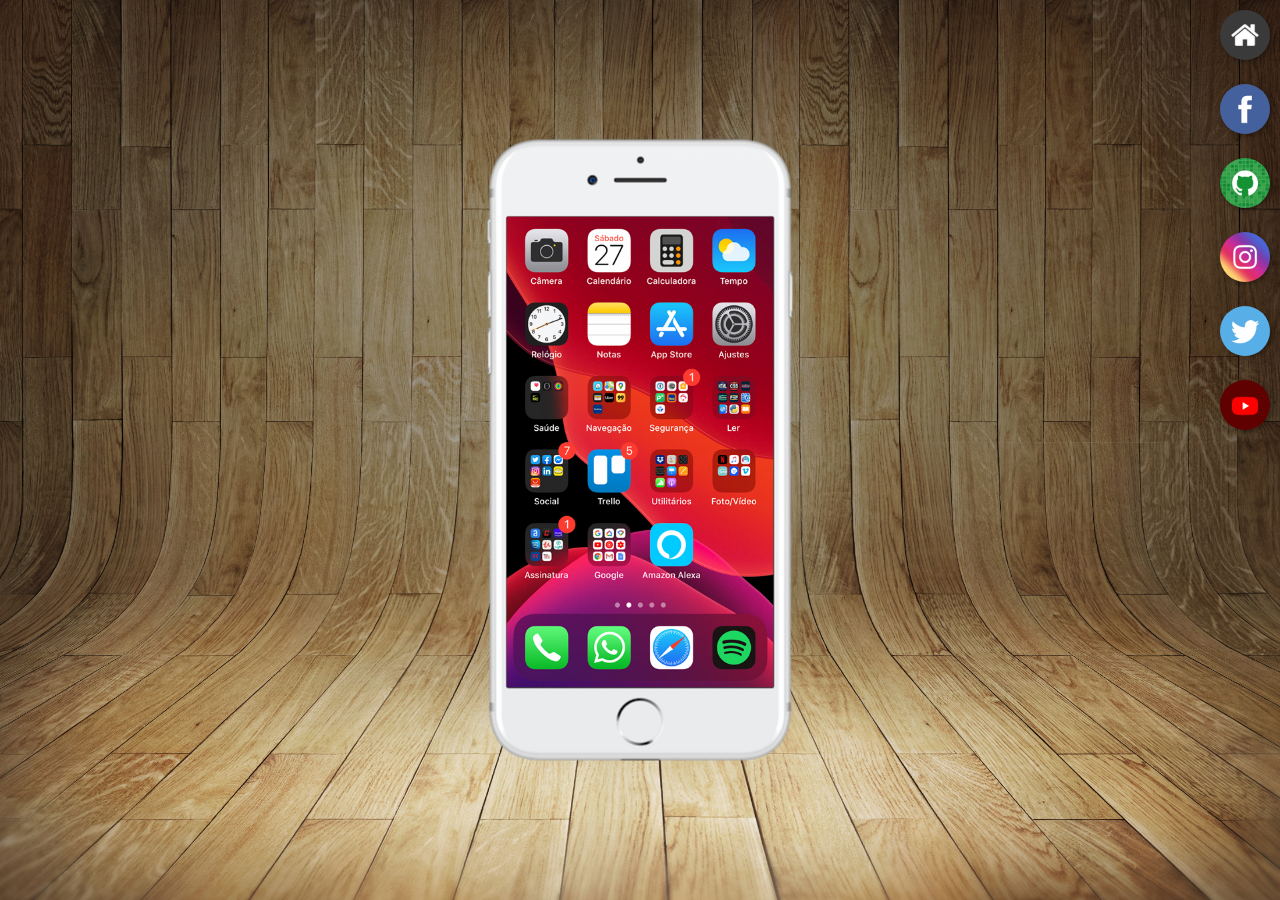
<file: index.html>
<!DOCTYPE html>
<html lang="pt-br">
<head>
    <meta charset="UTF-8">
    <meta http-equiv="X-UA-Compatible" content="IE=edge">
    <meta name="viewport" content="width=device-width, initial-scale=1.0">
    <link rel="shortcut icon" href="favicon.ico" type="image/x-icon">
    <link rel="stylesheet" href="estilos/style.css">
    <title>Projeto Redes Sociais</title>
</head>
<body>
    <main>
        <section id="telefone">
            <iframe src="home.html" name="tela" id="tela" frameborder="0">
                SEU NAVEGADOR NÃO É COMPATÍVEL COM ISSO
            </iframe>
        </section>
        <section id="redes-sociais">
            <a href="home.html" target="tela"><img src="imagens/logo-home.jpg" alt=""></a> <br>
            <a href="facebook.html" target="tela"><img src="imagens/logo-facebook.jpg" alt=""></a> <br>
            <a href="github.html" target="tela"><img src="imagens/logo-github.jpg" alt=""></a> <br>
            <a href="instagram.html" target="tela"><img src="imagens/logo-instagram.jpg" alt=""></a> <br>
            <a href="twitter.html" target="tela"><img src="imagens/logo-twitter.jpg" alt=""></a> <br>
            <a href="youtube.html" target="tela"><img src="imagens/logo-youtube.jpg" alt=""></a> <br>
        </section>
    </main>
</body>
</html>
</file>
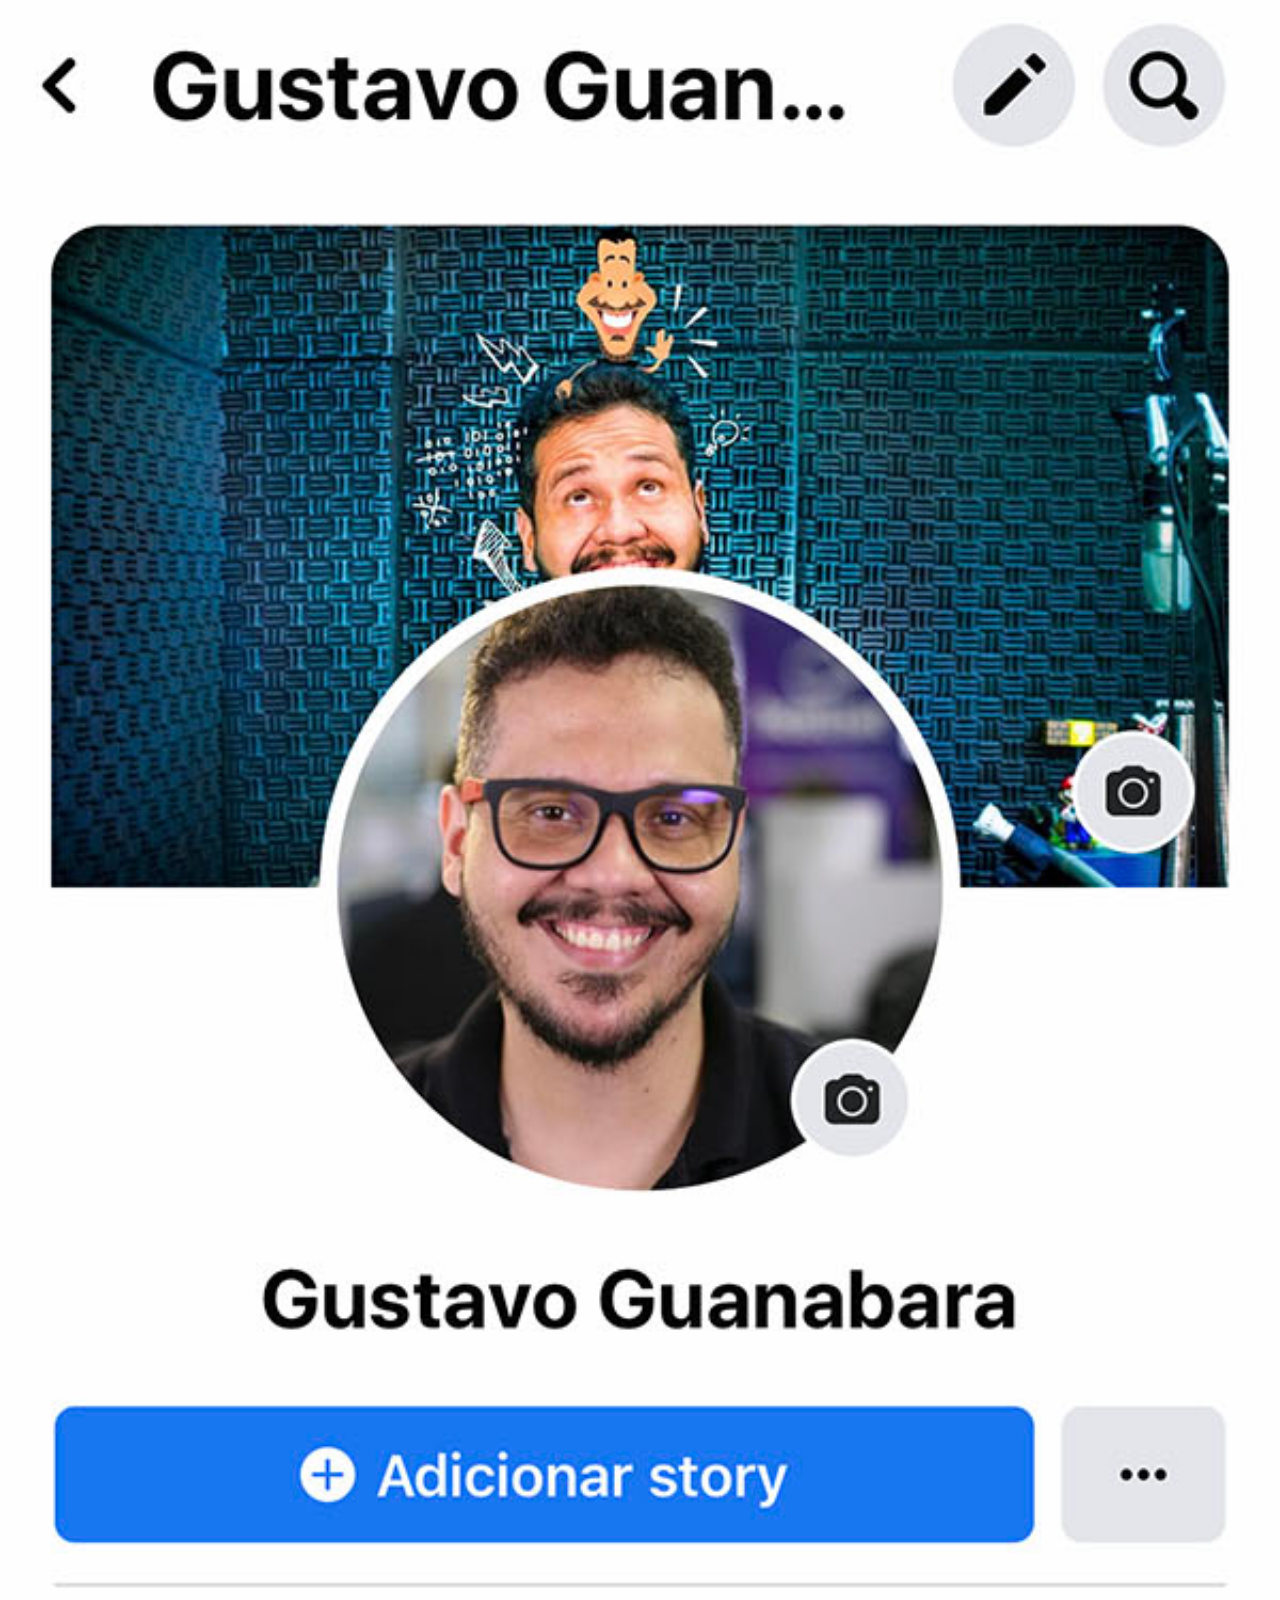
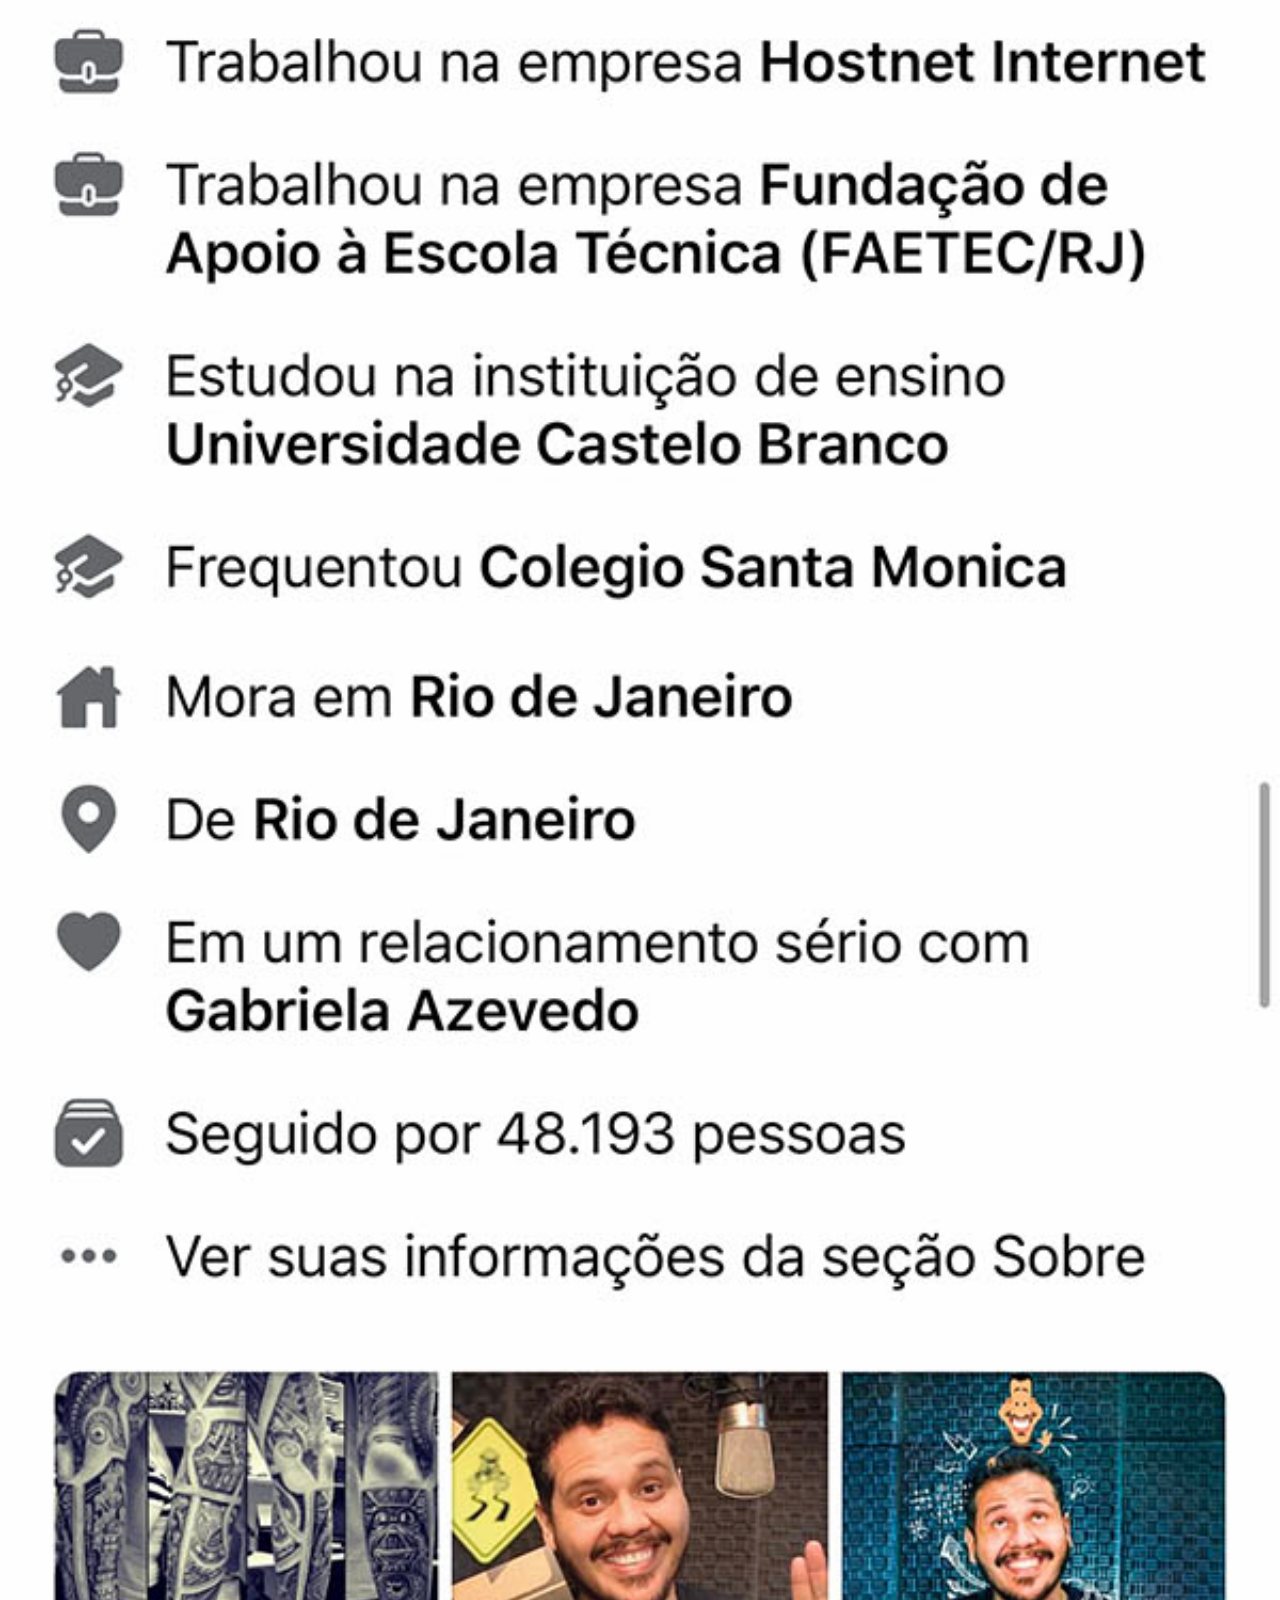
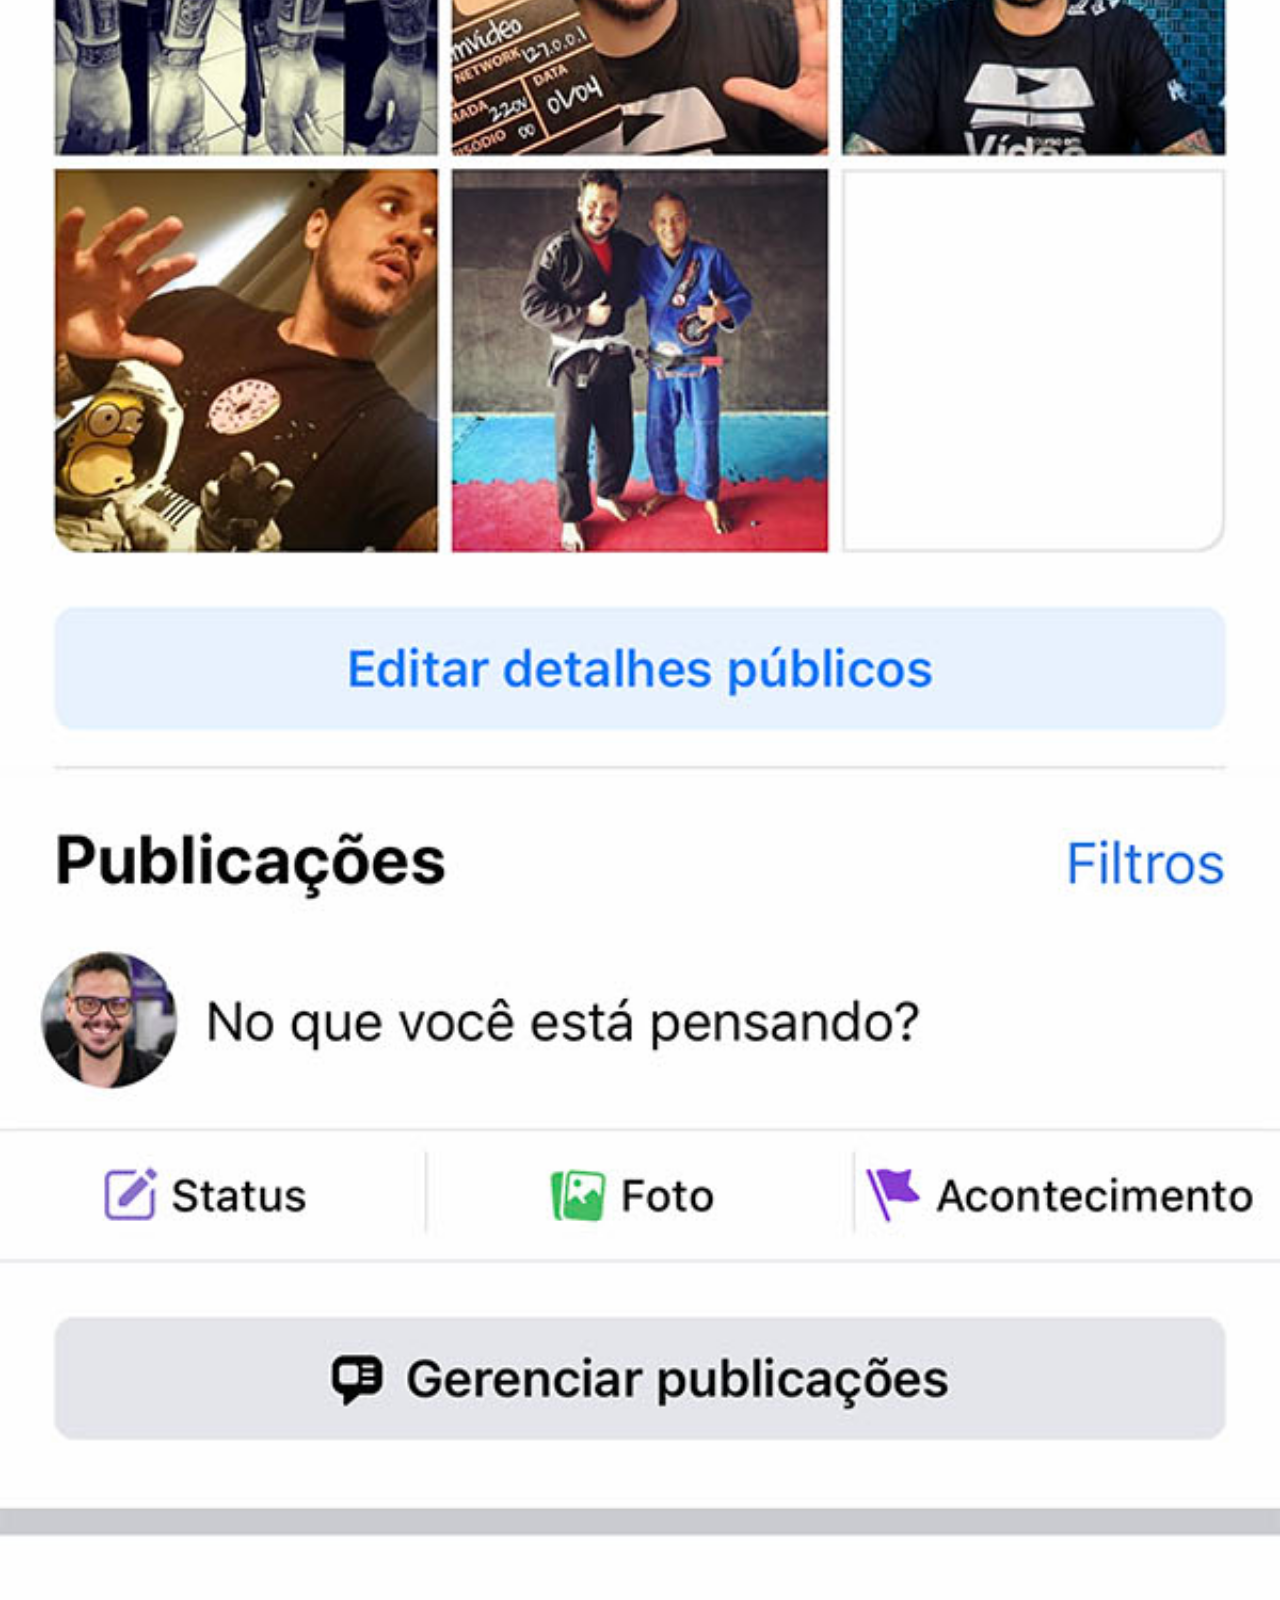
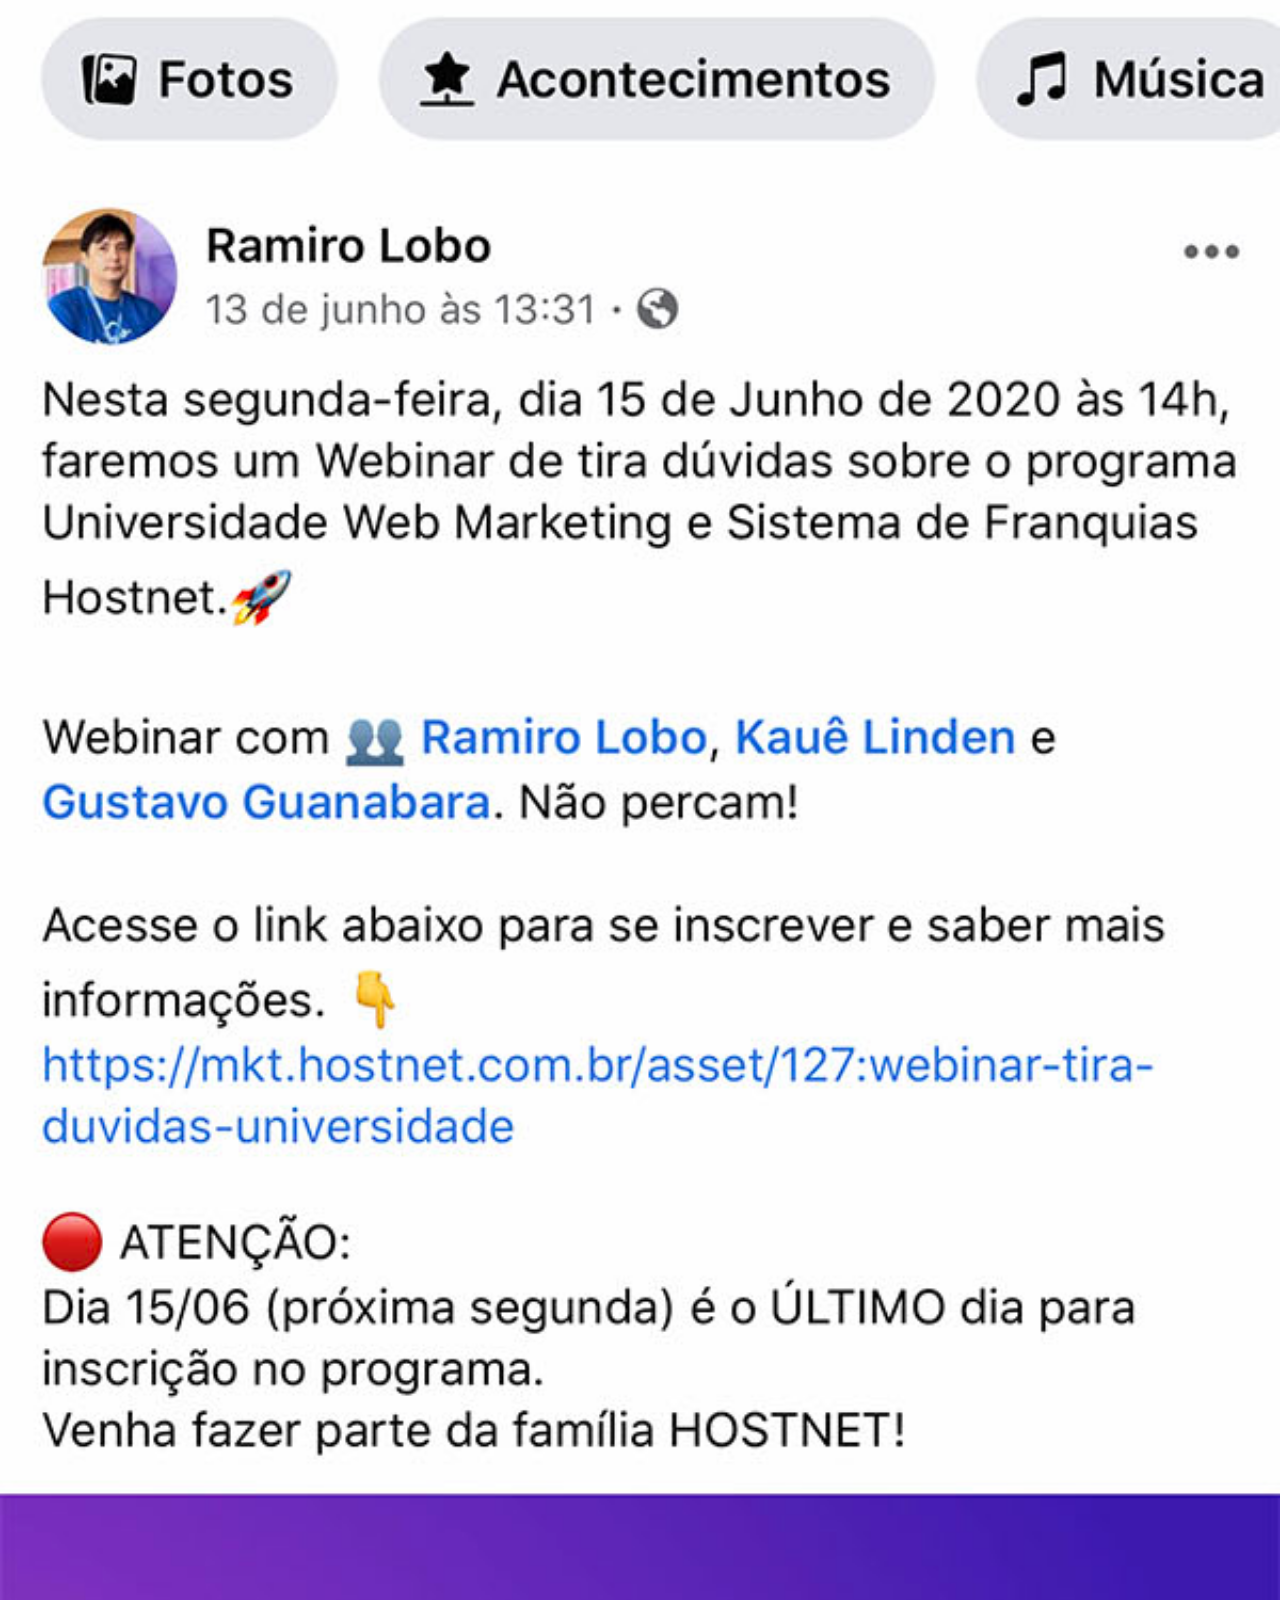
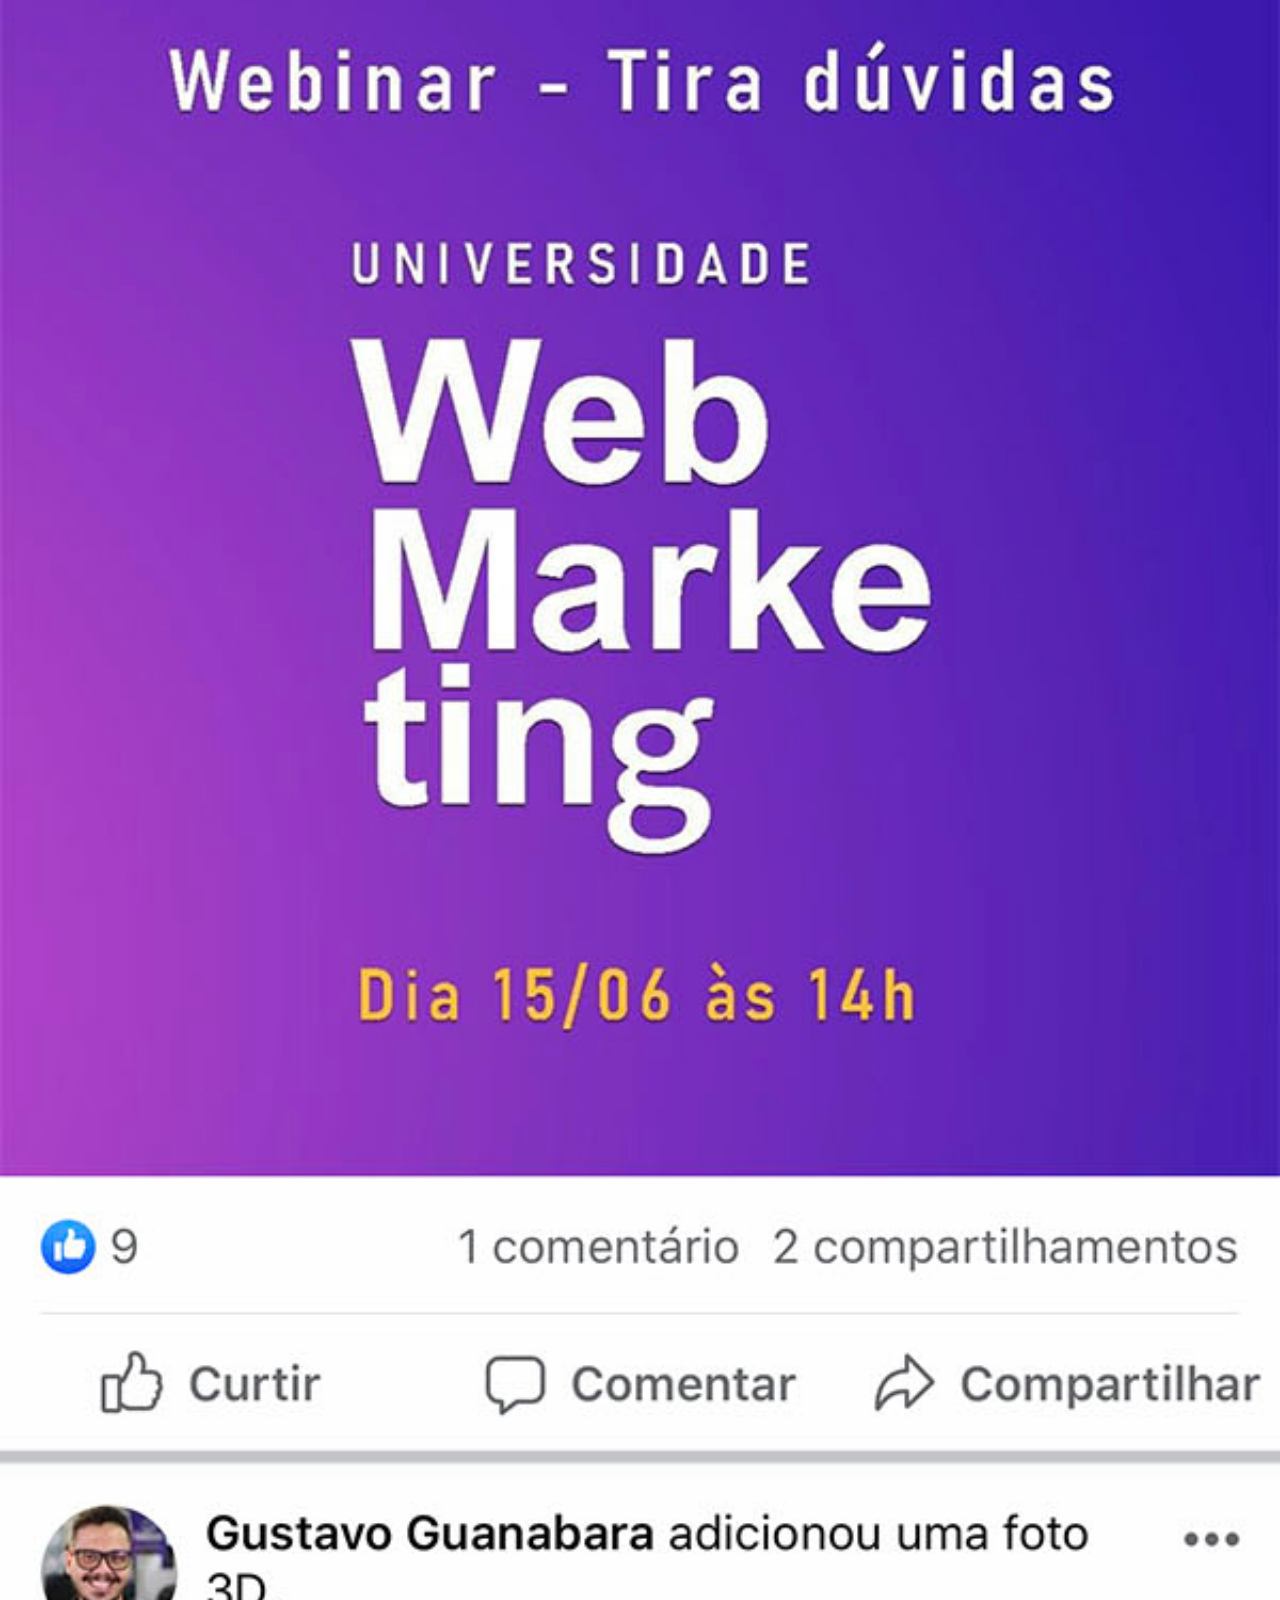
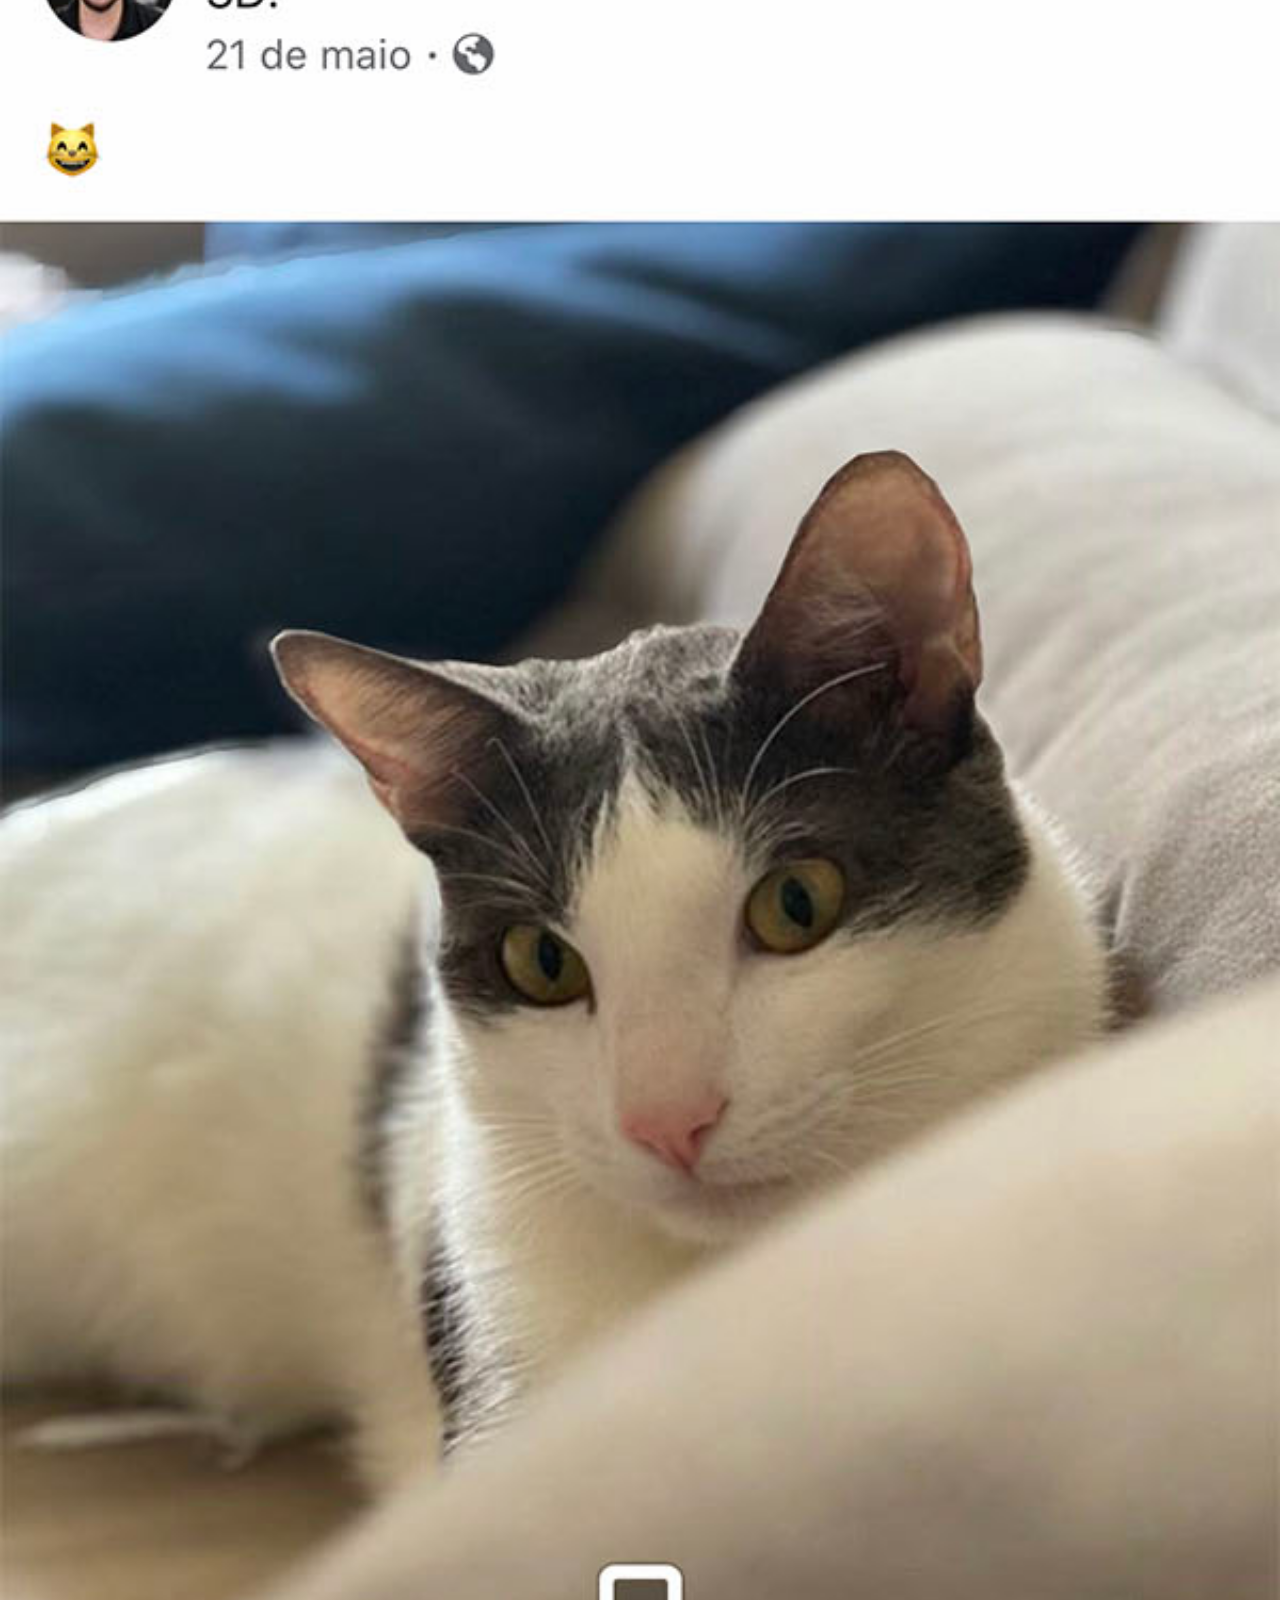
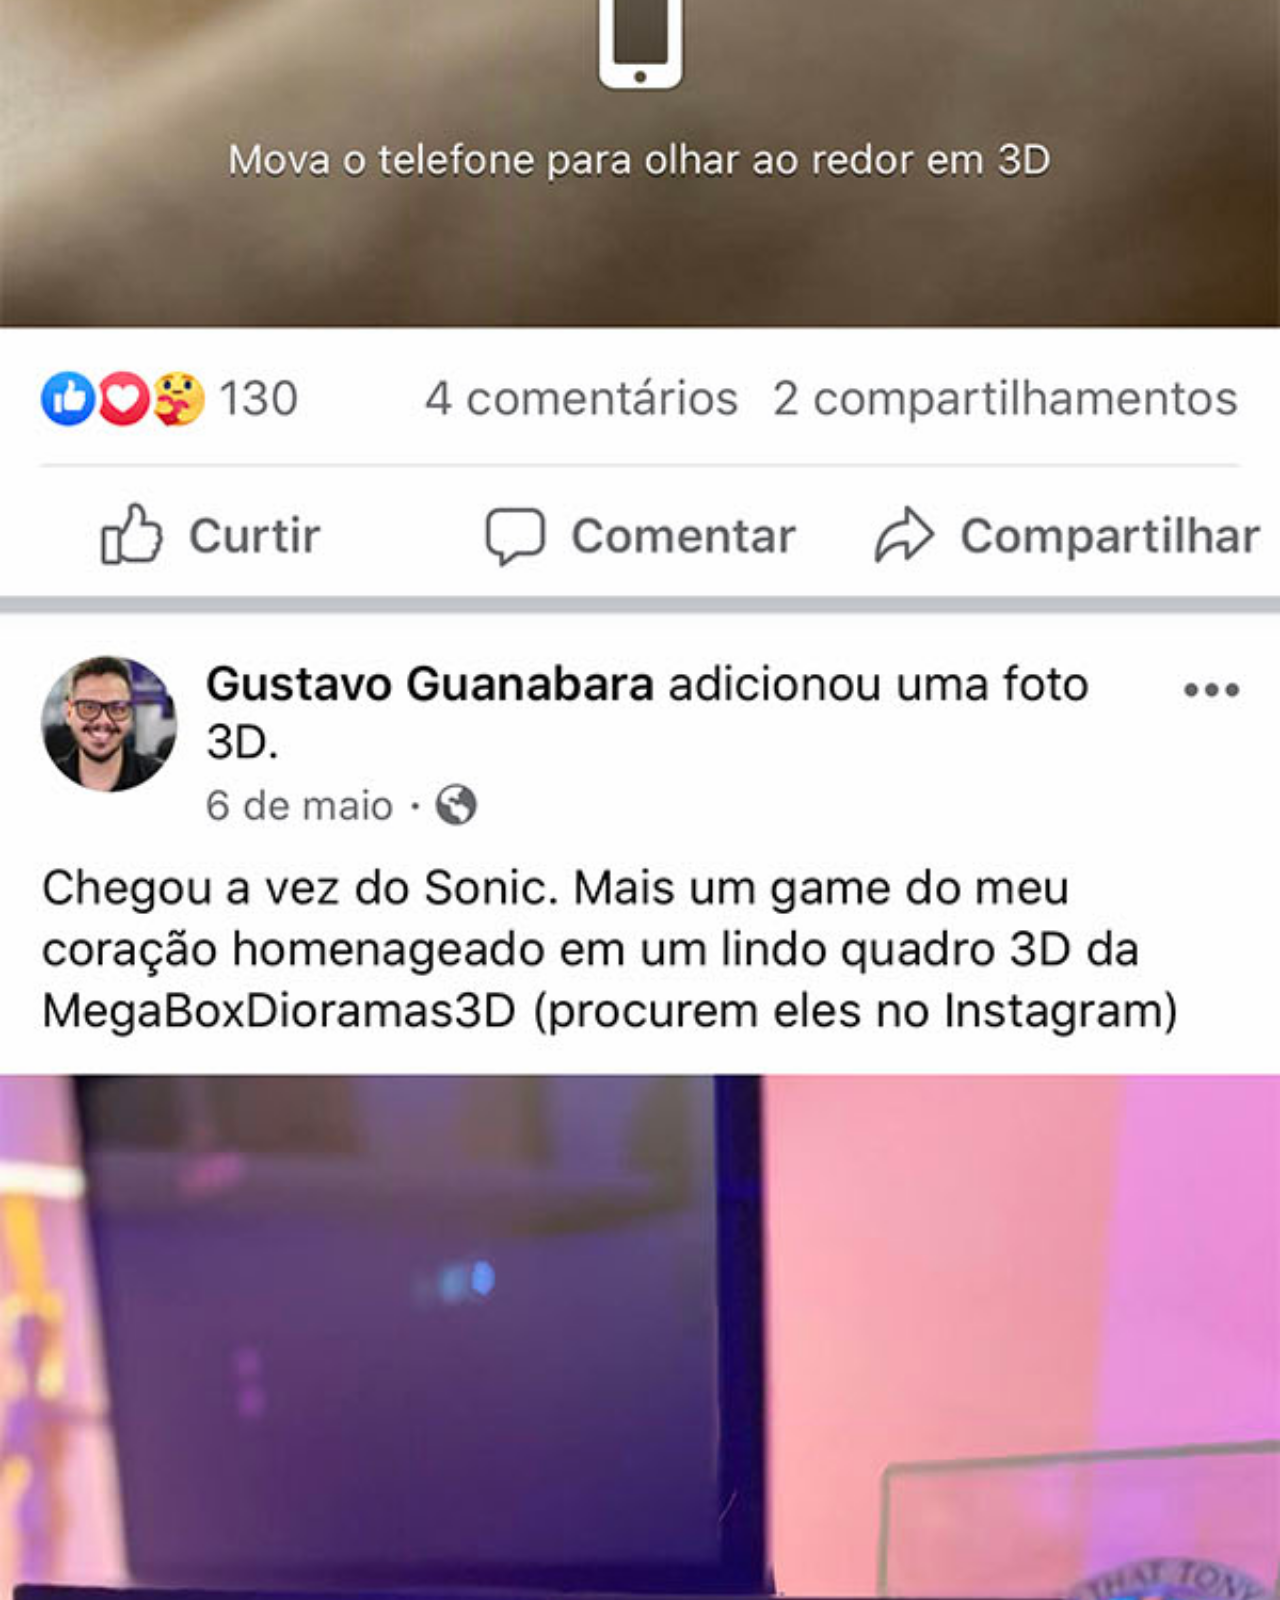
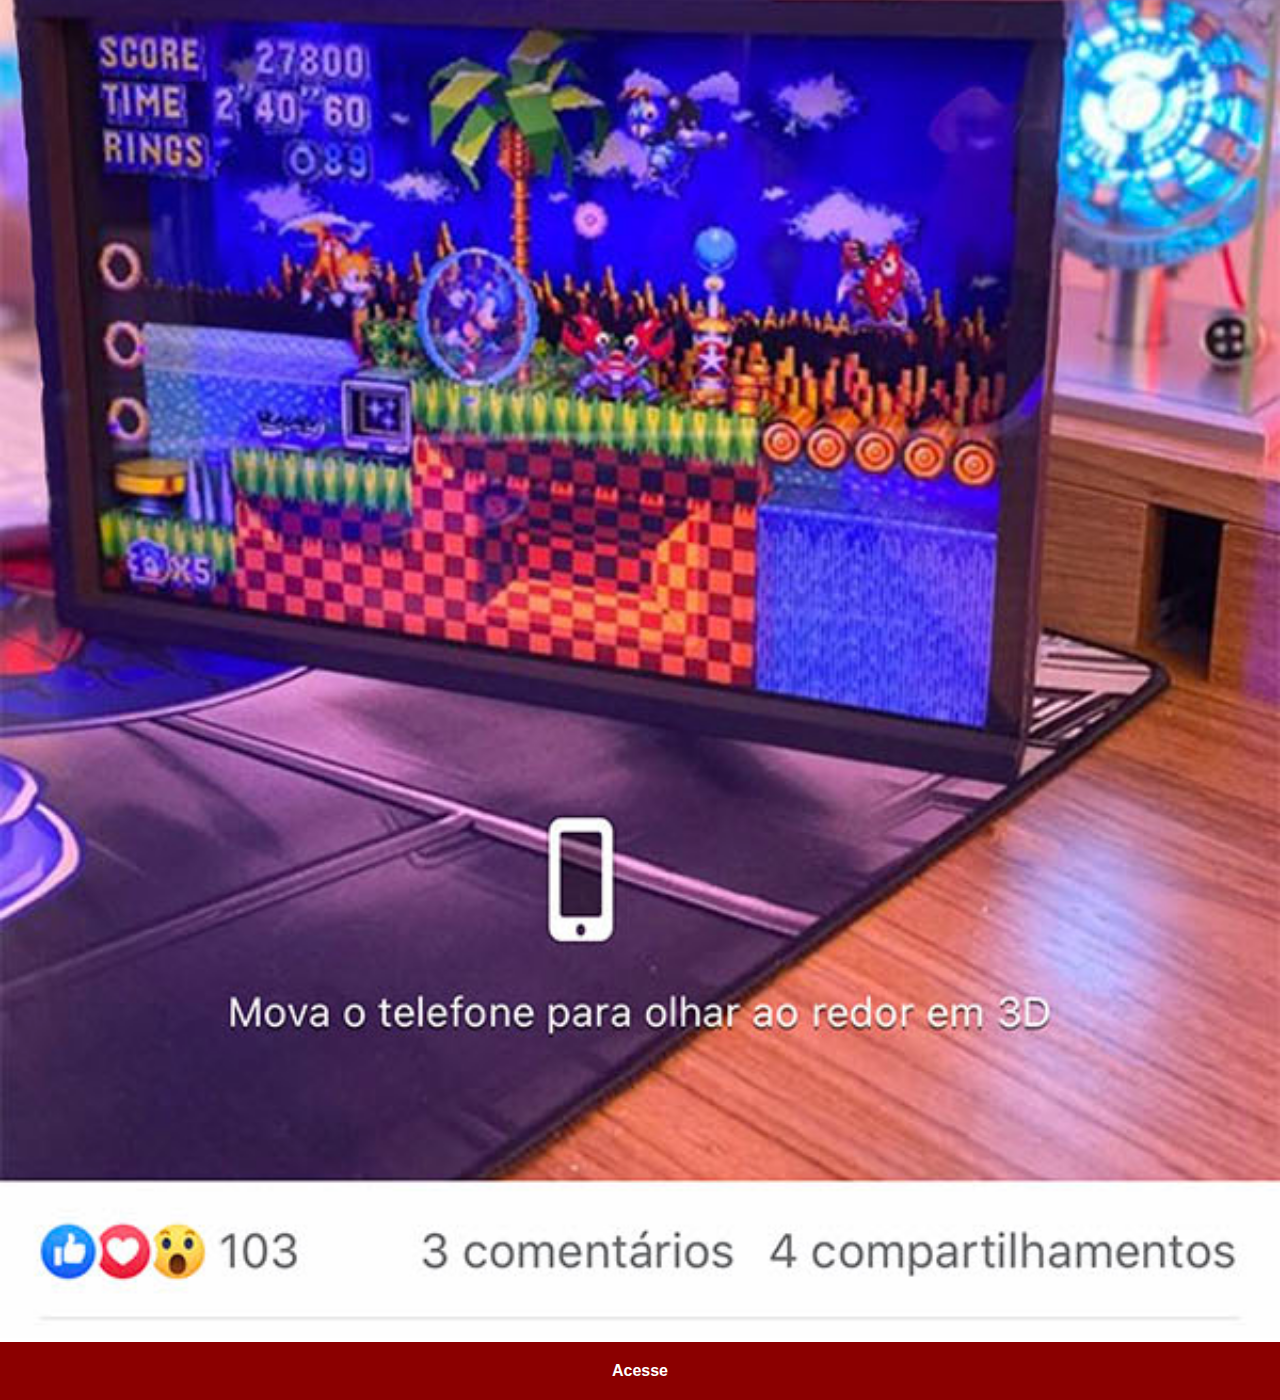
<file: facebook.html>
<!DOCTYPE html>
<html lang="en">
<head>
    <meta charset="UTF-8">
    <meta http-equiv="X-UA-Compatible" content="IE=edge">
    <meta name="viewport" content="width=device-width, initial-scale=1.0">
    <link rel="stylesheet" href="estilos/social.css">
    <title>Facebook</title>
</head>
<body>
    <img src="imagens/tela-facebook.jpg" alt="Facebook">
    <a href="https://www.facebook.com/gustavoguanabara/?locale=pt_BR" target="_blank">Acesse</a>
</body>
</html>
</file>
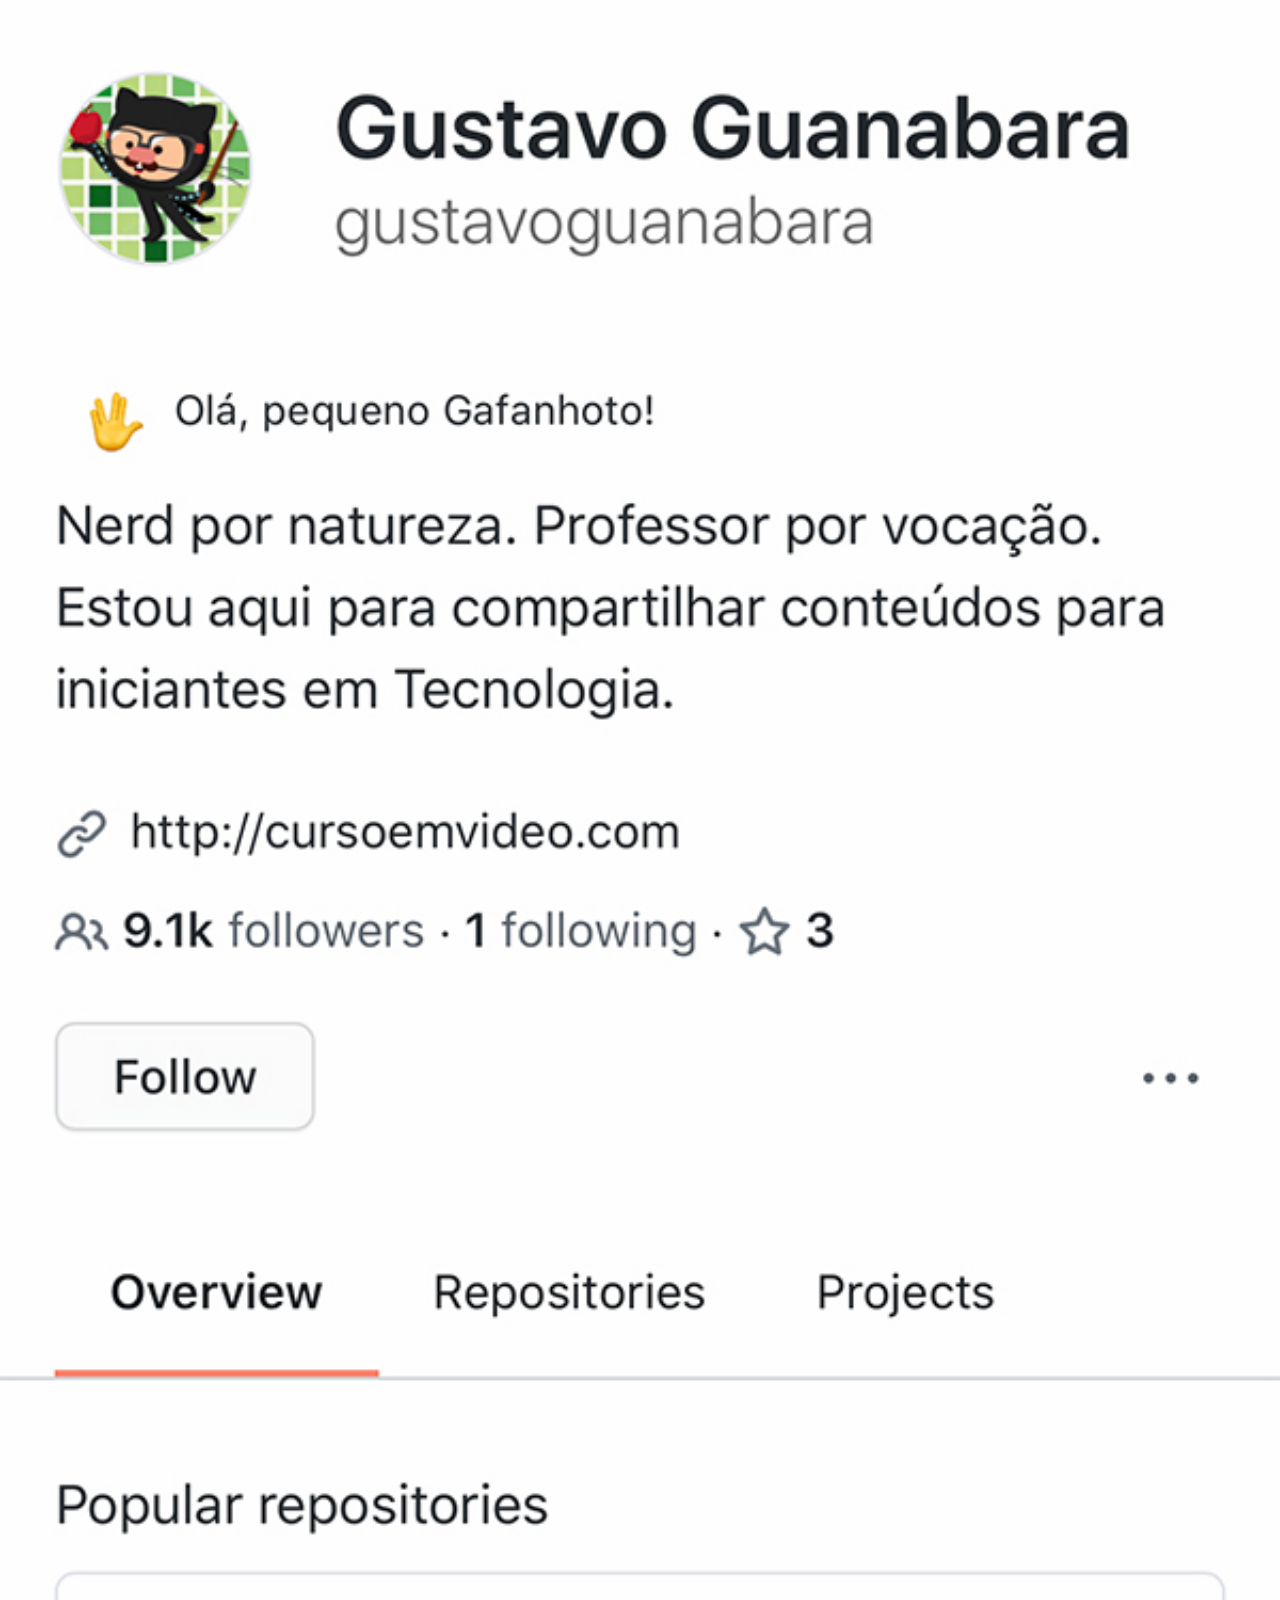
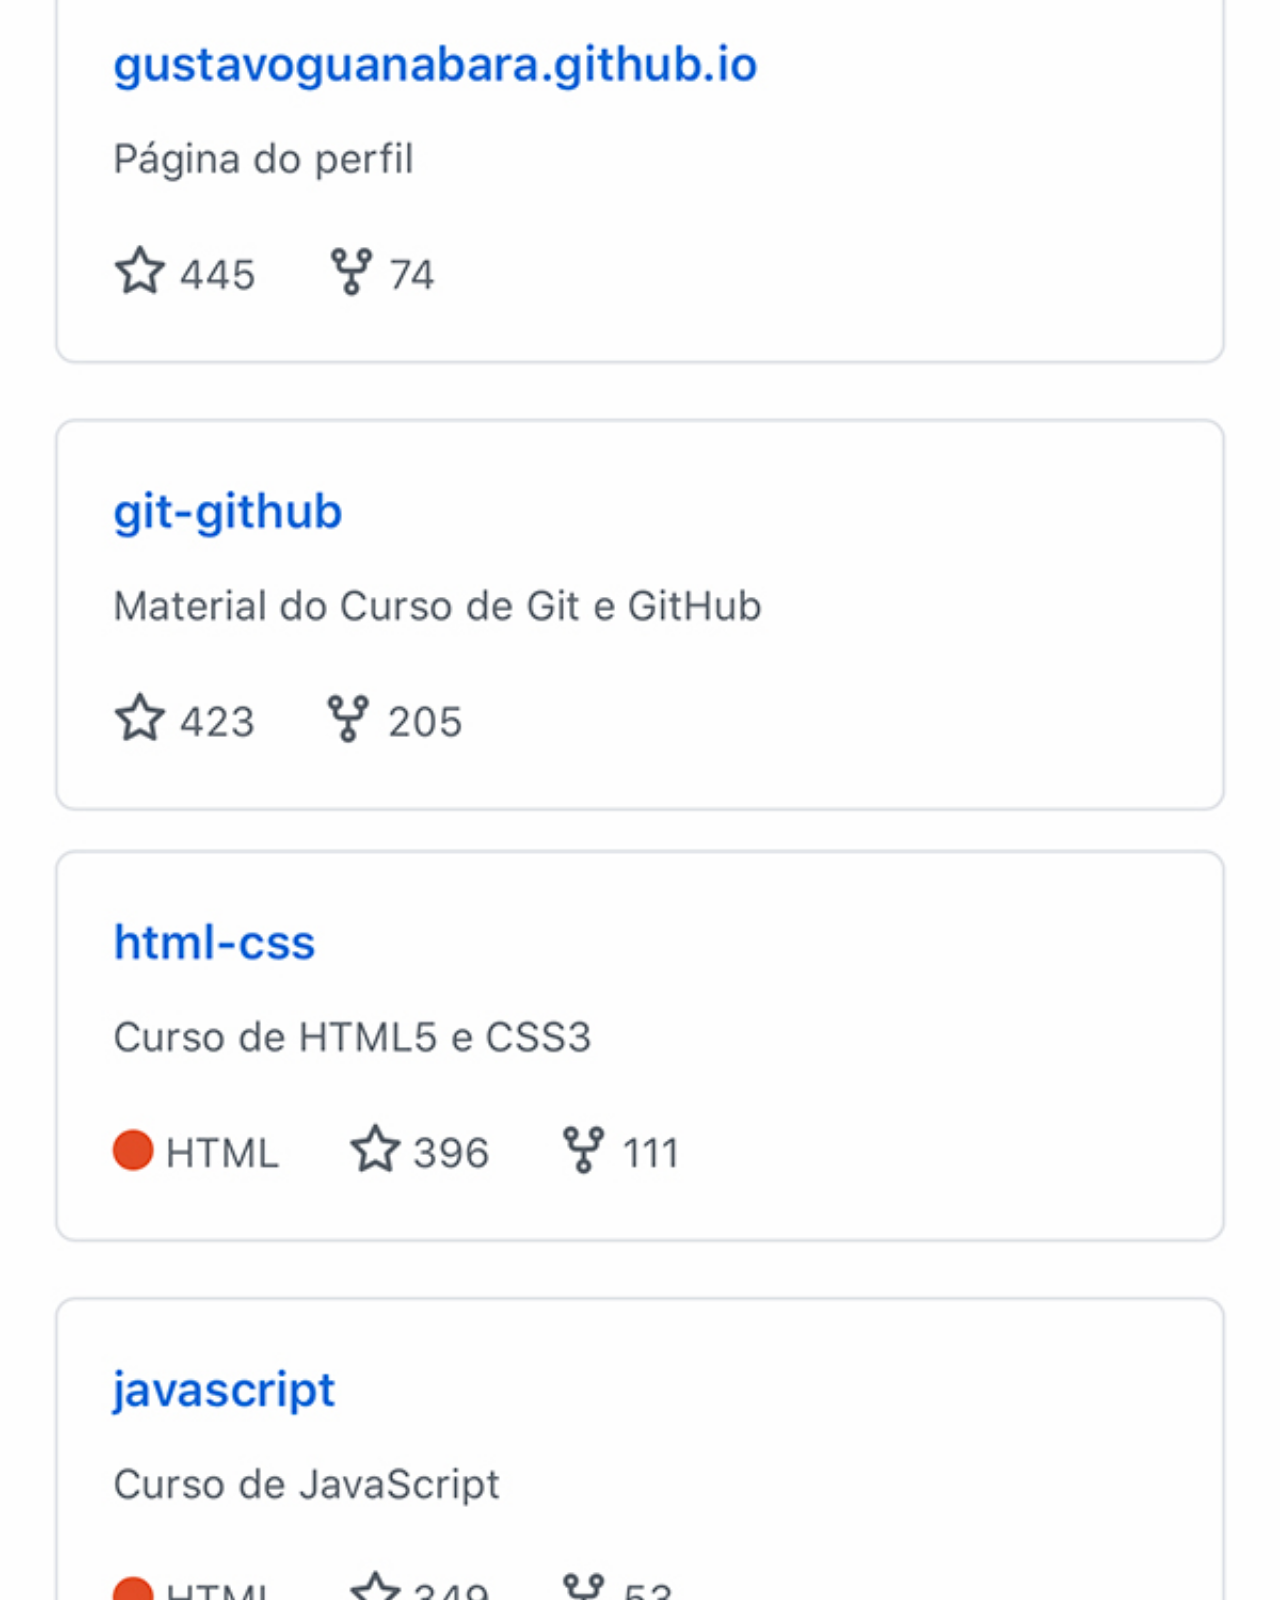
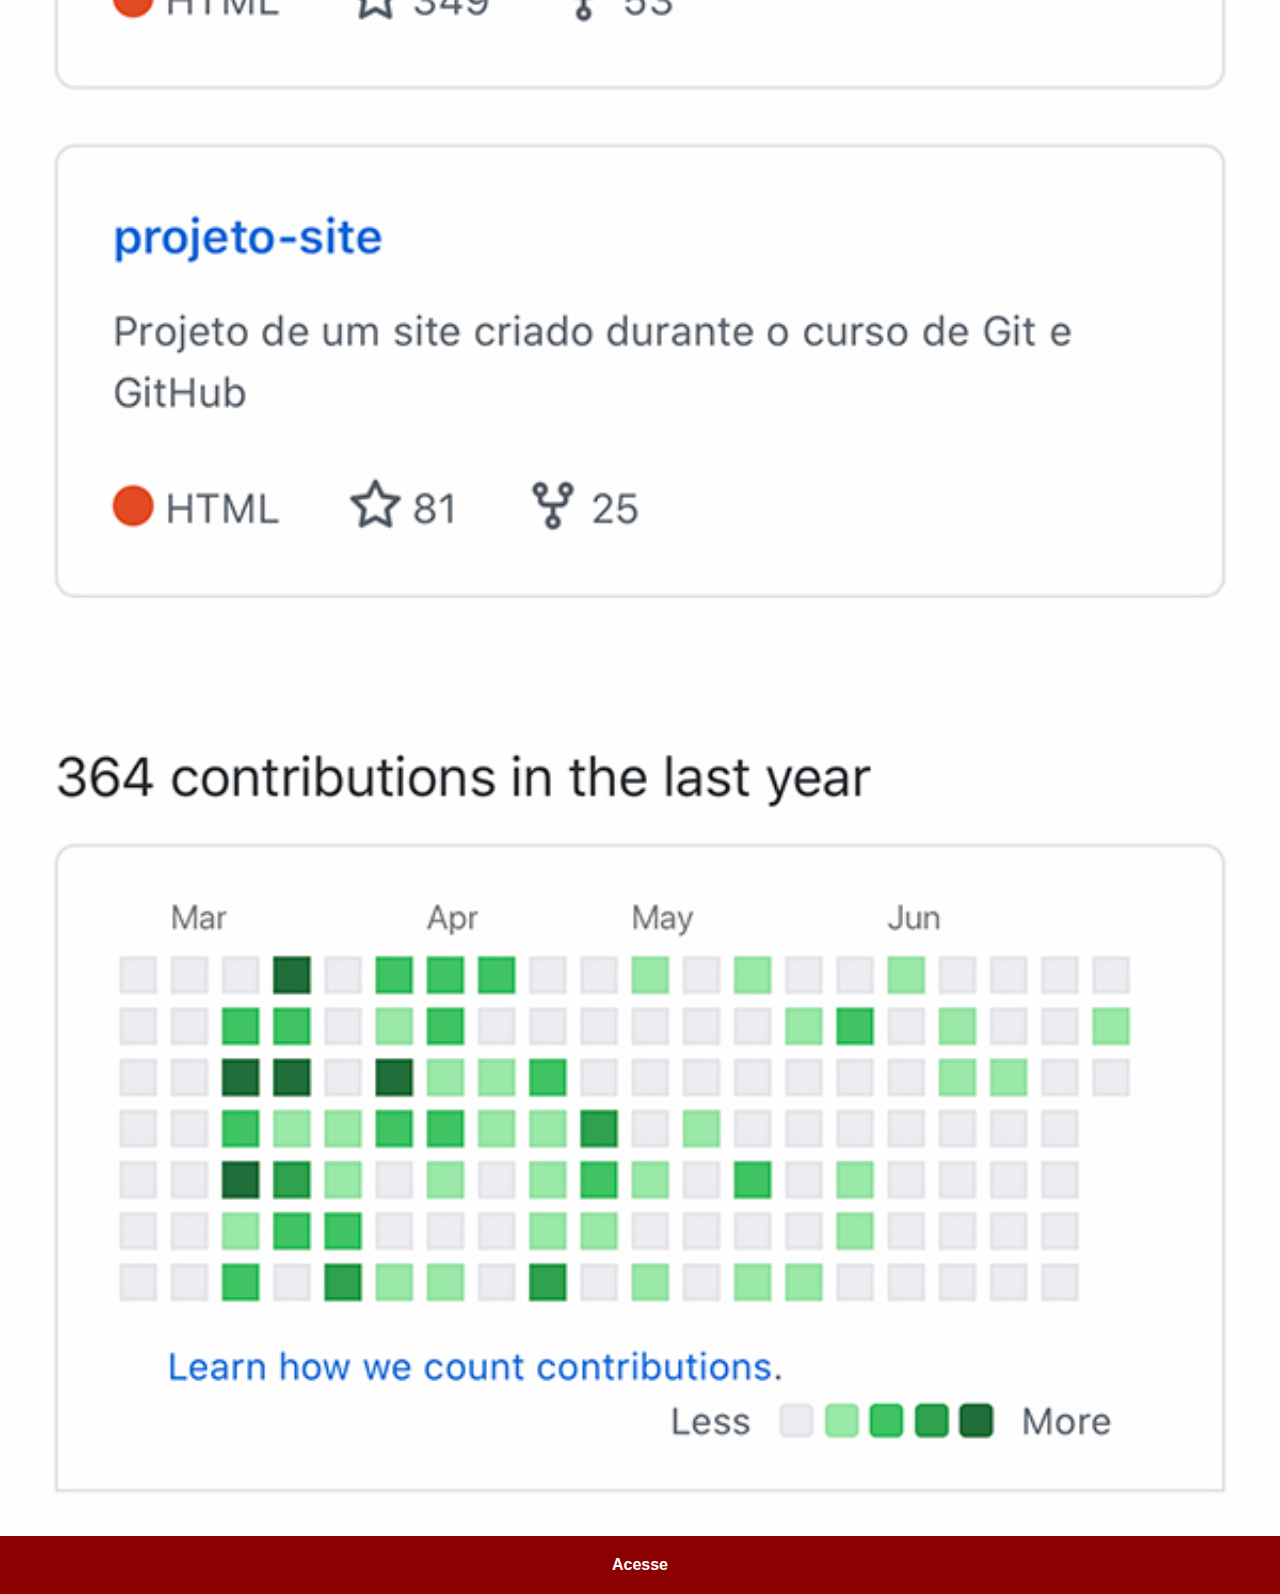
<file: github.html>
<!DOCTYPE html>
<html lang="py-br">
<head>
    <meta charset="UTF-8">
    <meta http-equiv="X-UA-Compatible" content="IE=edge">
    <meta name="viewport" content="width=device-width, initial-scale=1.0">
    <link rel="stylesheet" href="estilos/social.css">
    <title>Github</title>
</head>
<body>
    <img src="imagens/tela-github.jpg" alt="">
    <a href="https://gustavoguanabara.github.io/" target="_blank">Acesse</a>
</body>
</html>
</file>
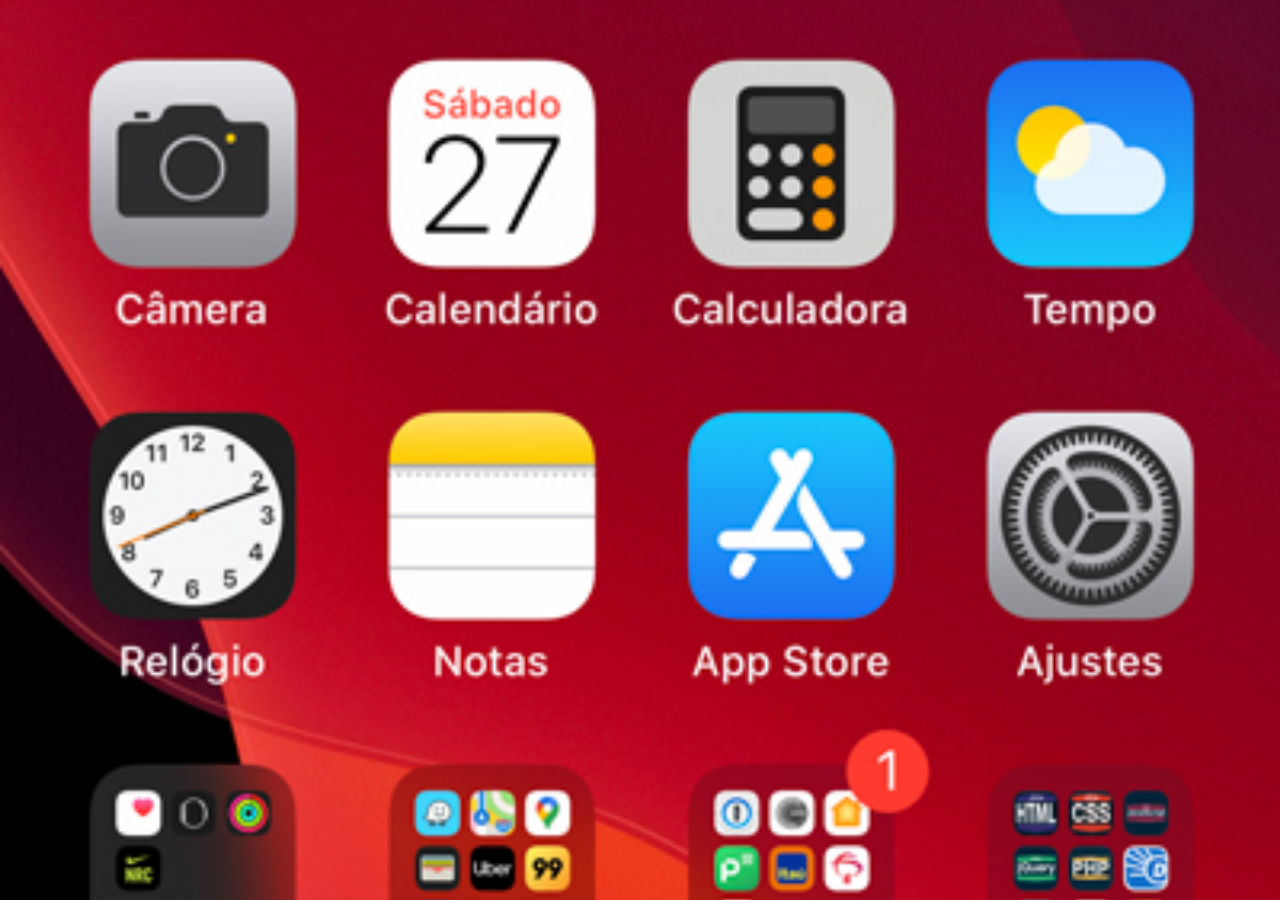
<file: home.html>
<!DOCTYPE html>
<html lang="pt-br">
<head>
    <meta charset="UTF-8">
    <meta http-equiv="X-UA-Compatible" content="IE=edge">
    <meta name="viewport" content="width=device-width, initial-scale=1.0">
    <title>Home</title>
    <style>
        * {
            margin: 0px;
            padding: 0px;
        }

        body {
            width: 100vw;
            height: 100vh;
            background: url(imagens/tela-home.jpg) no-repeat top center;
            background-size: cover;
        }
    </style>
</head>
<body>
    
</body>
</html>
</file>
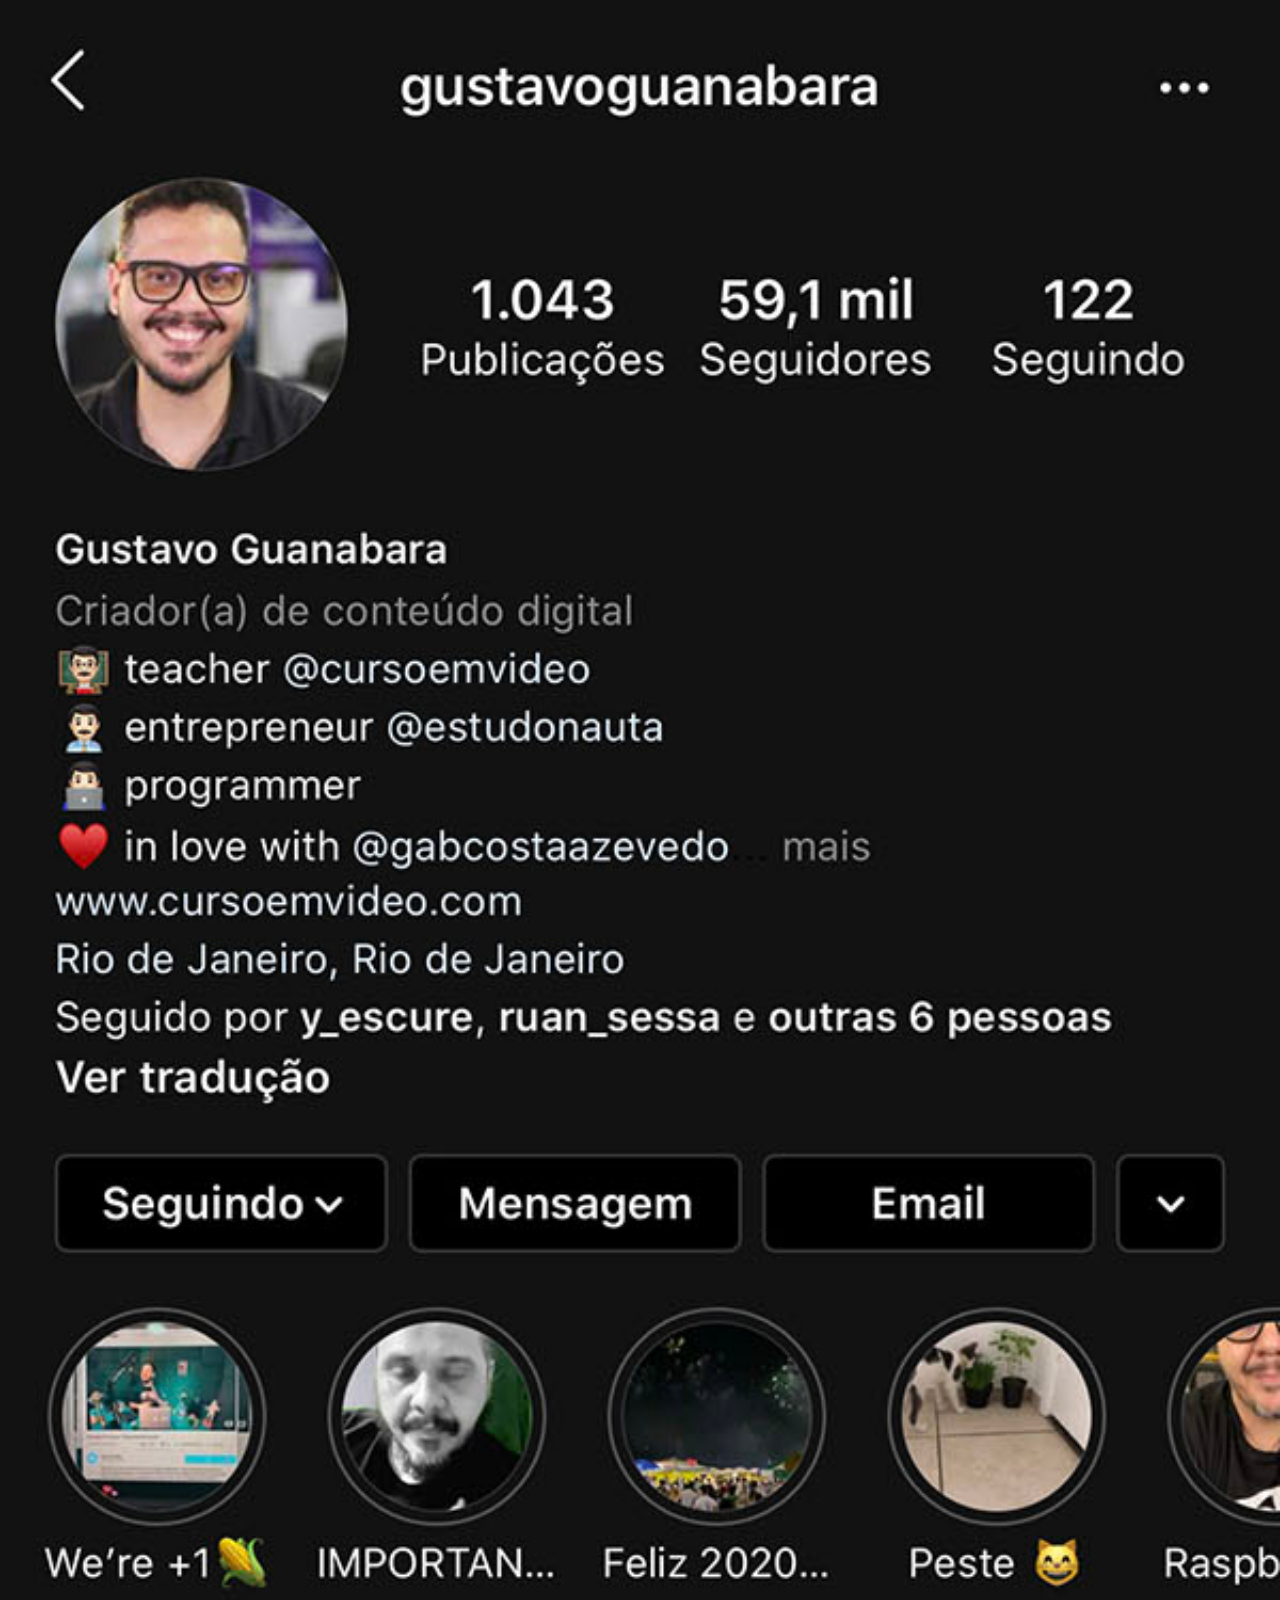
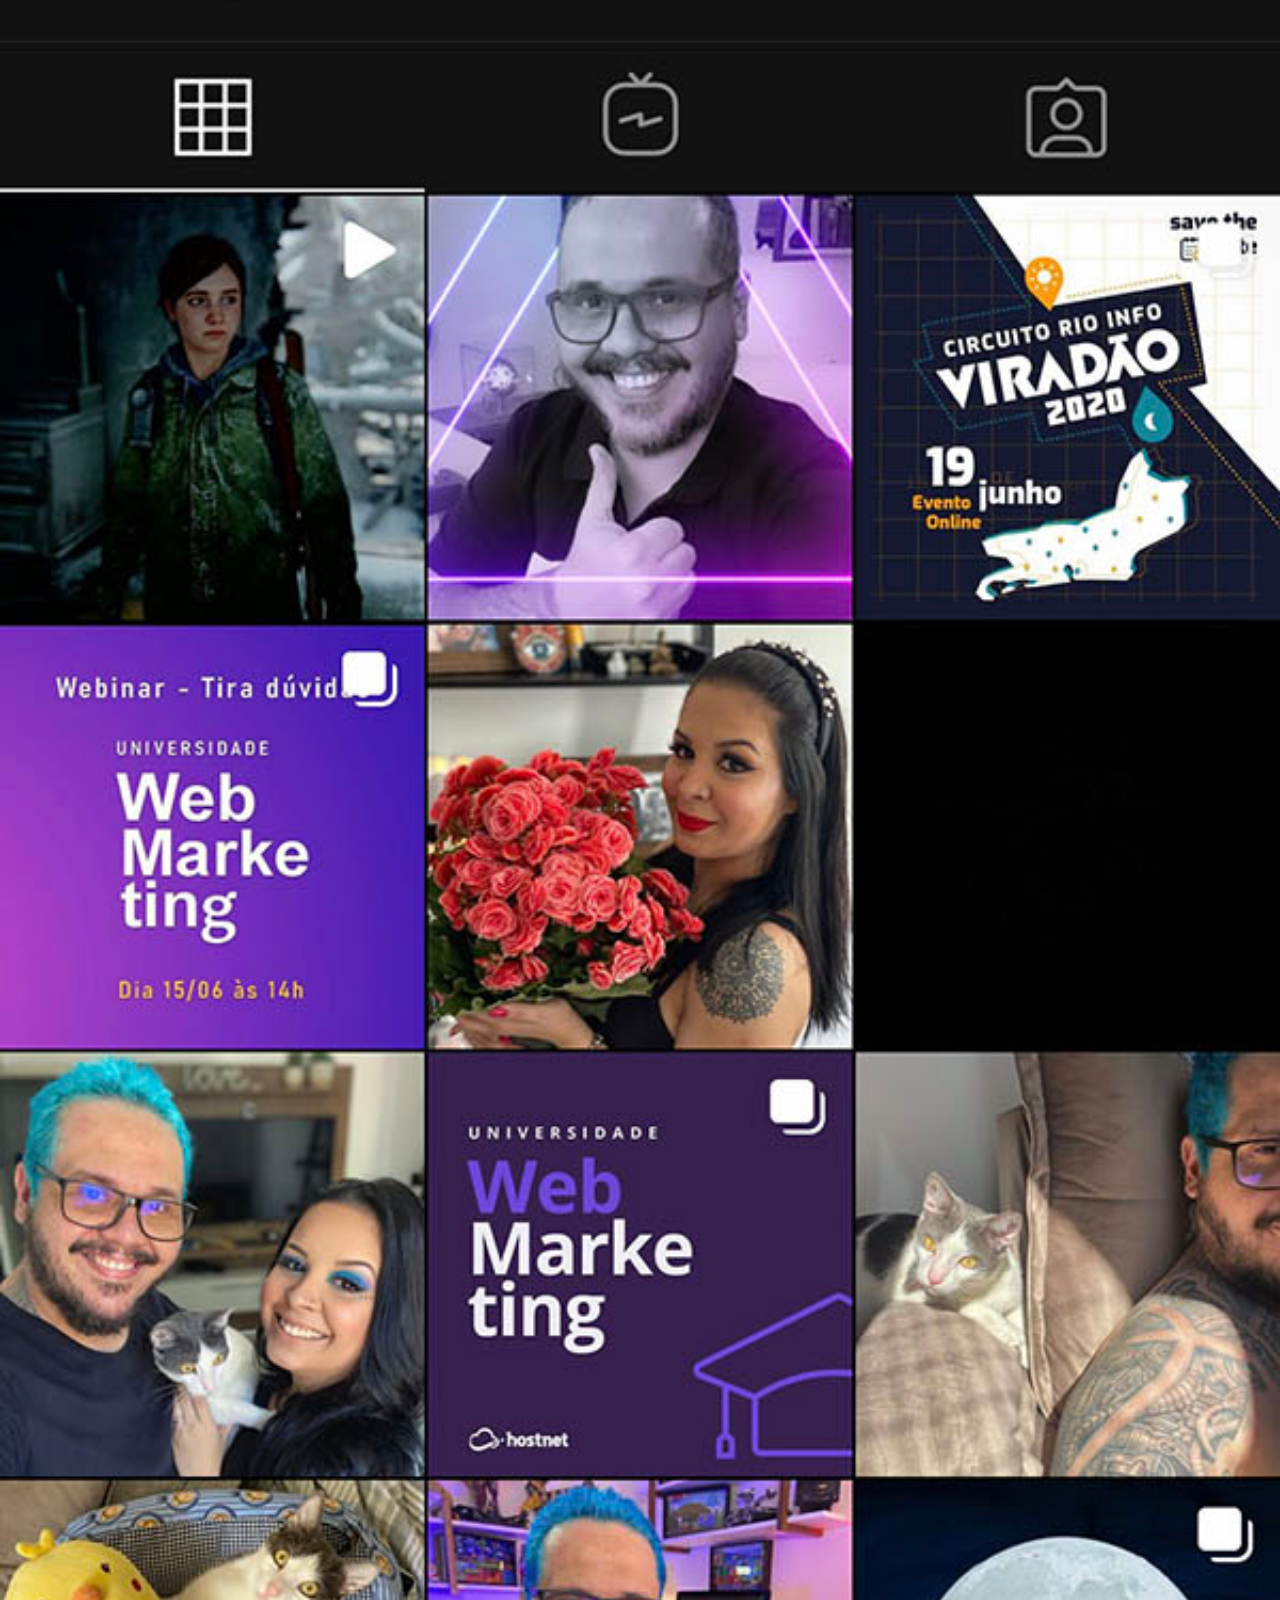
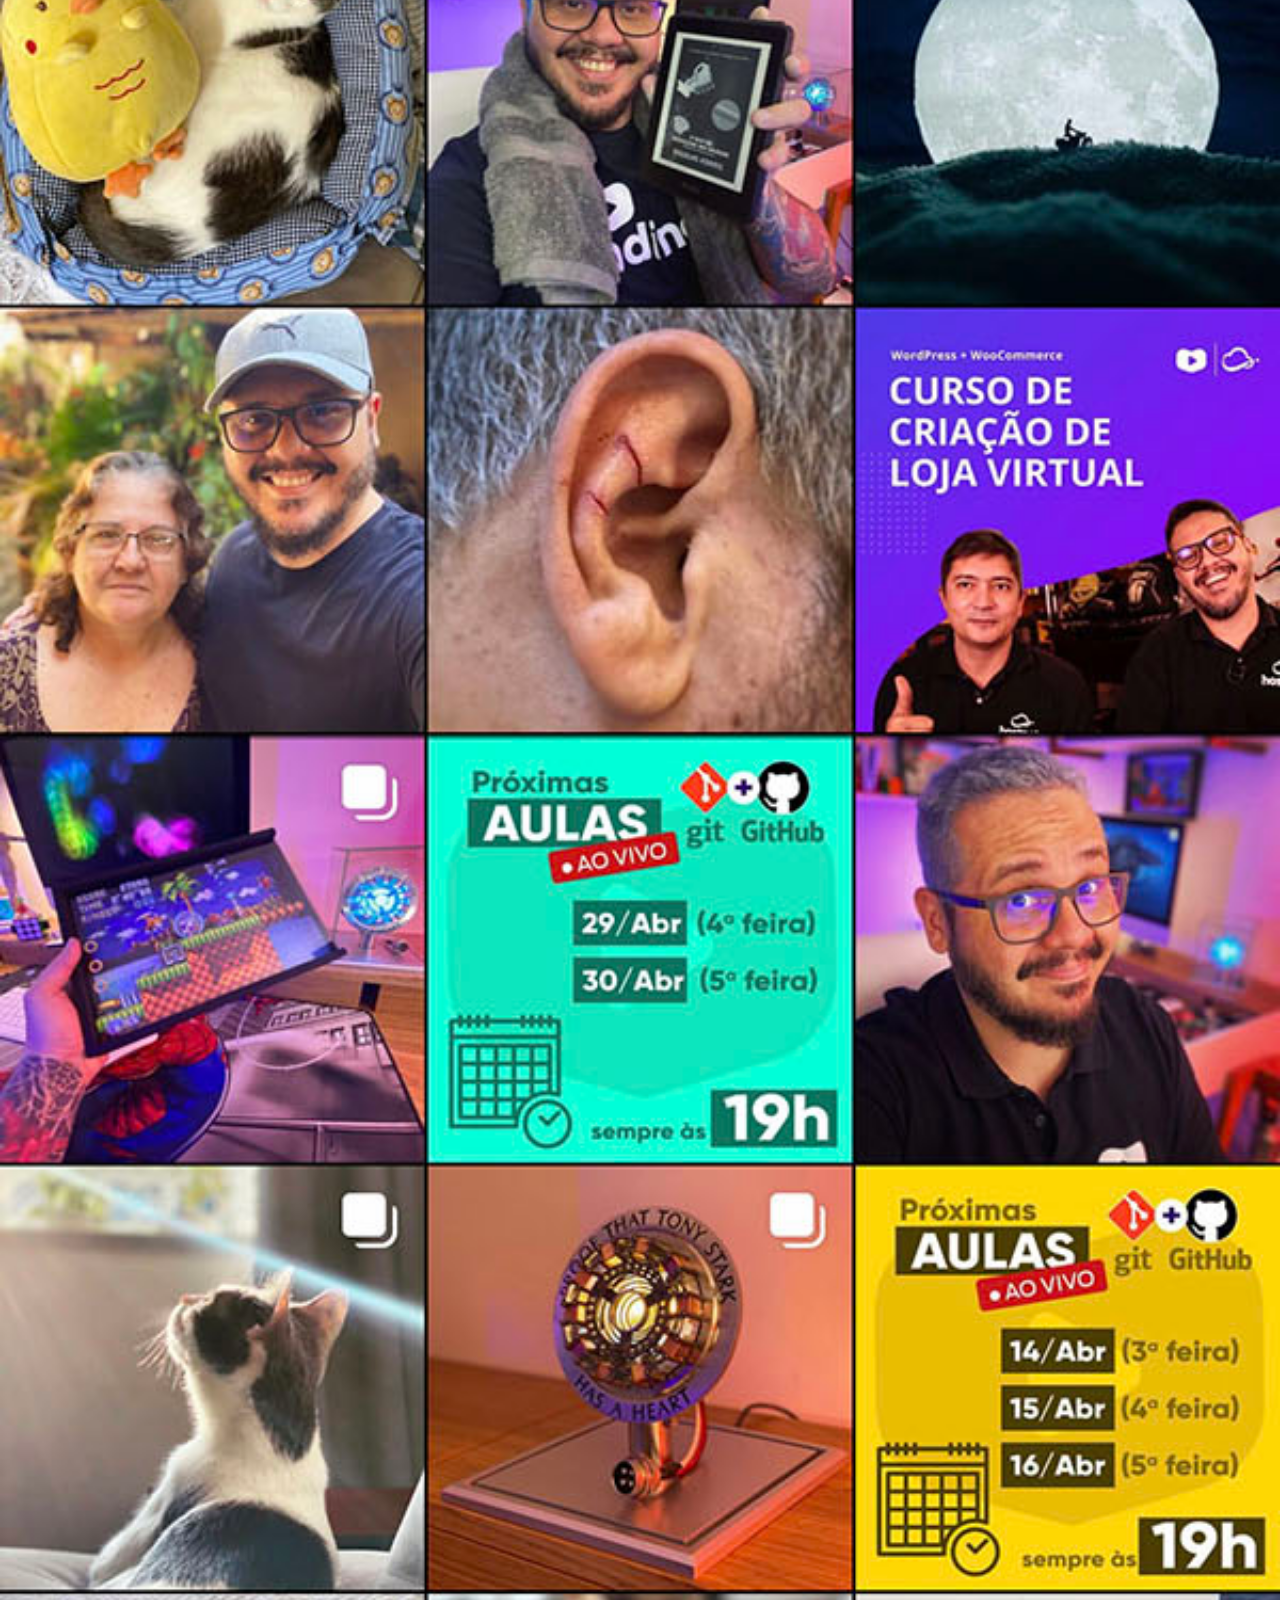
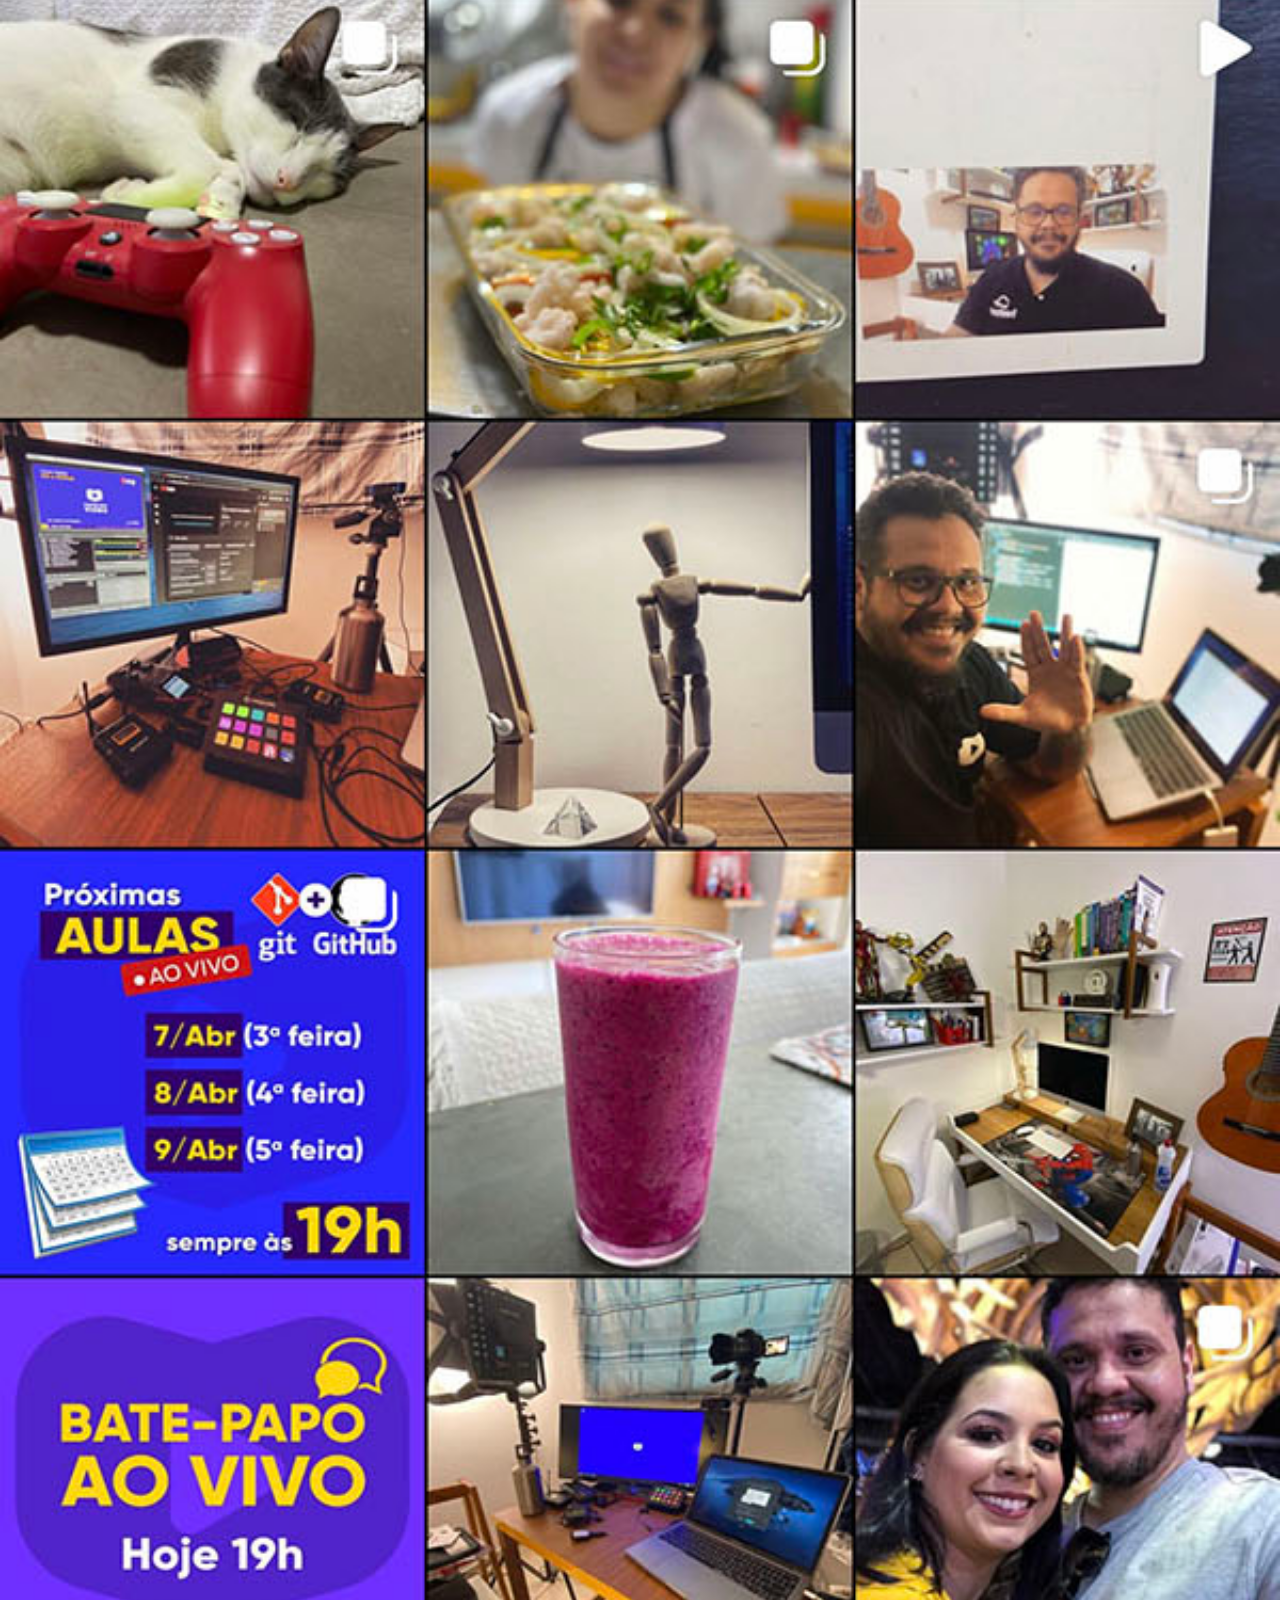
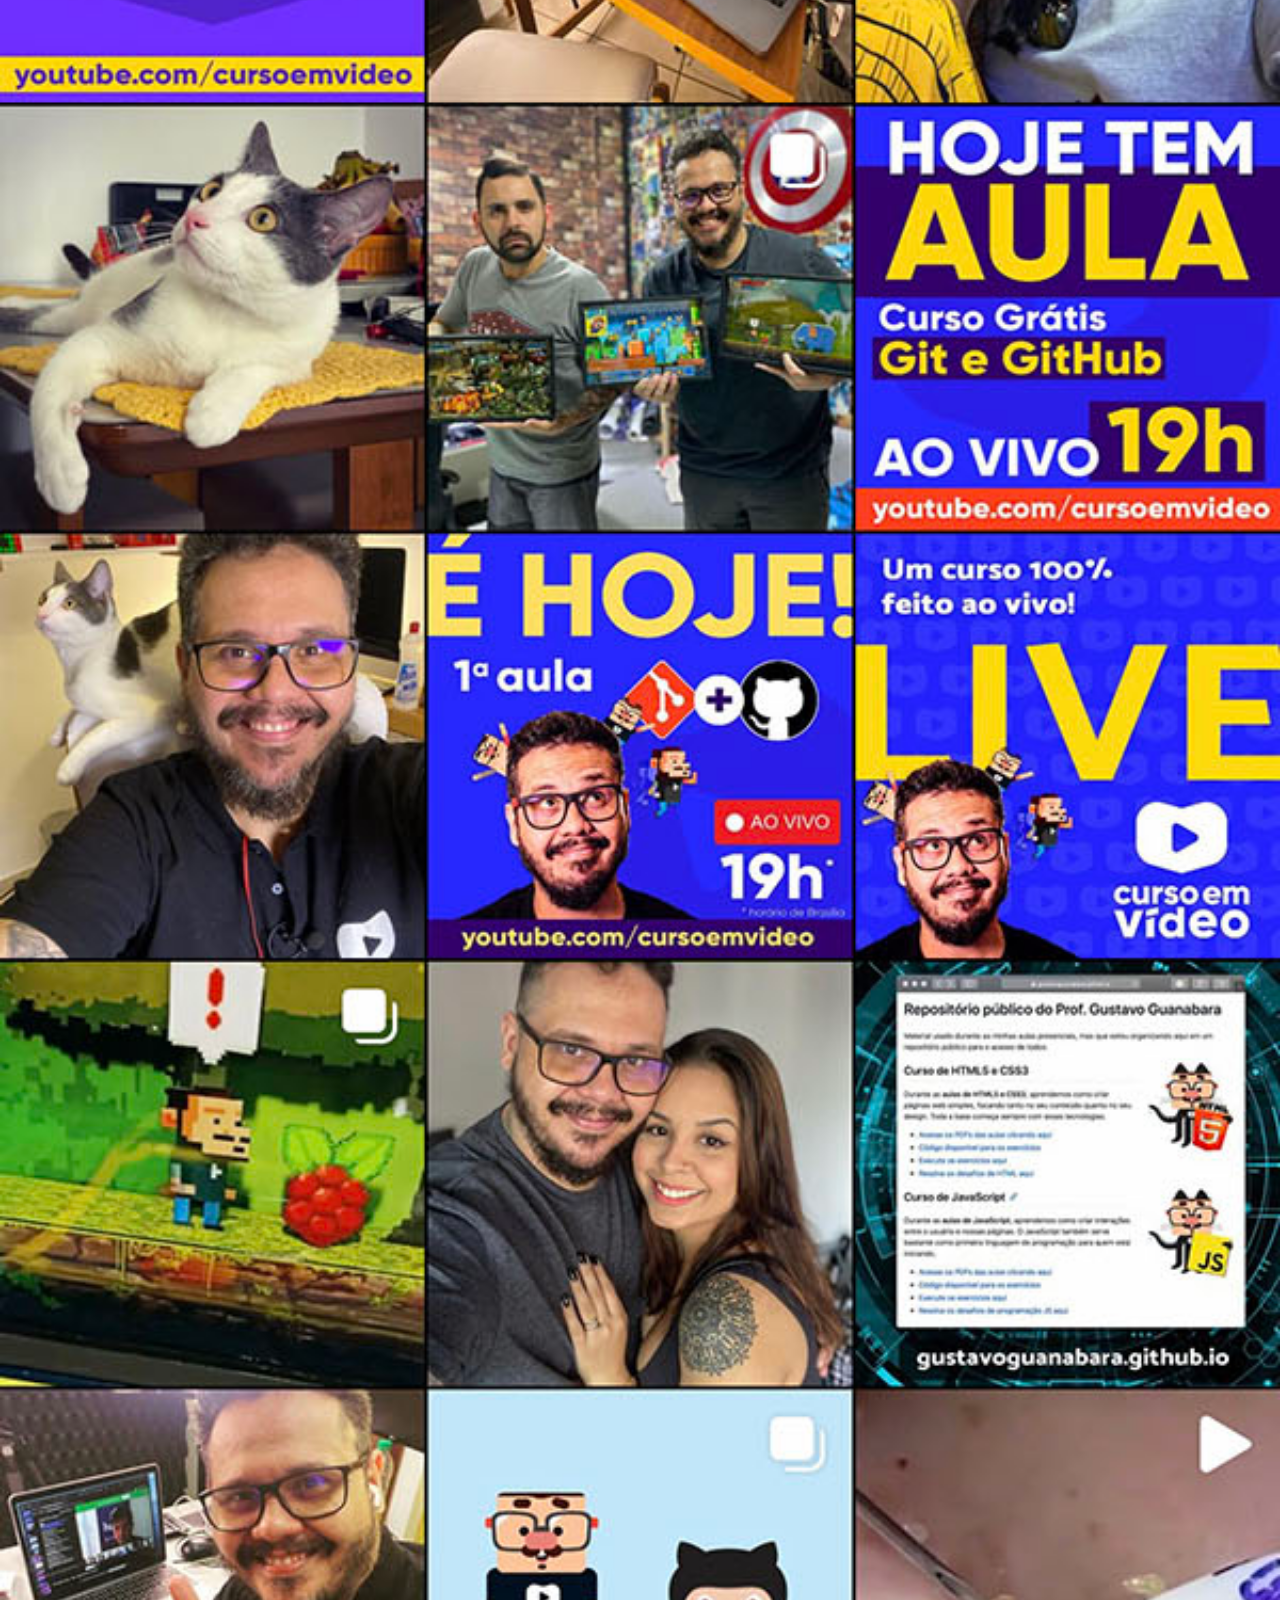
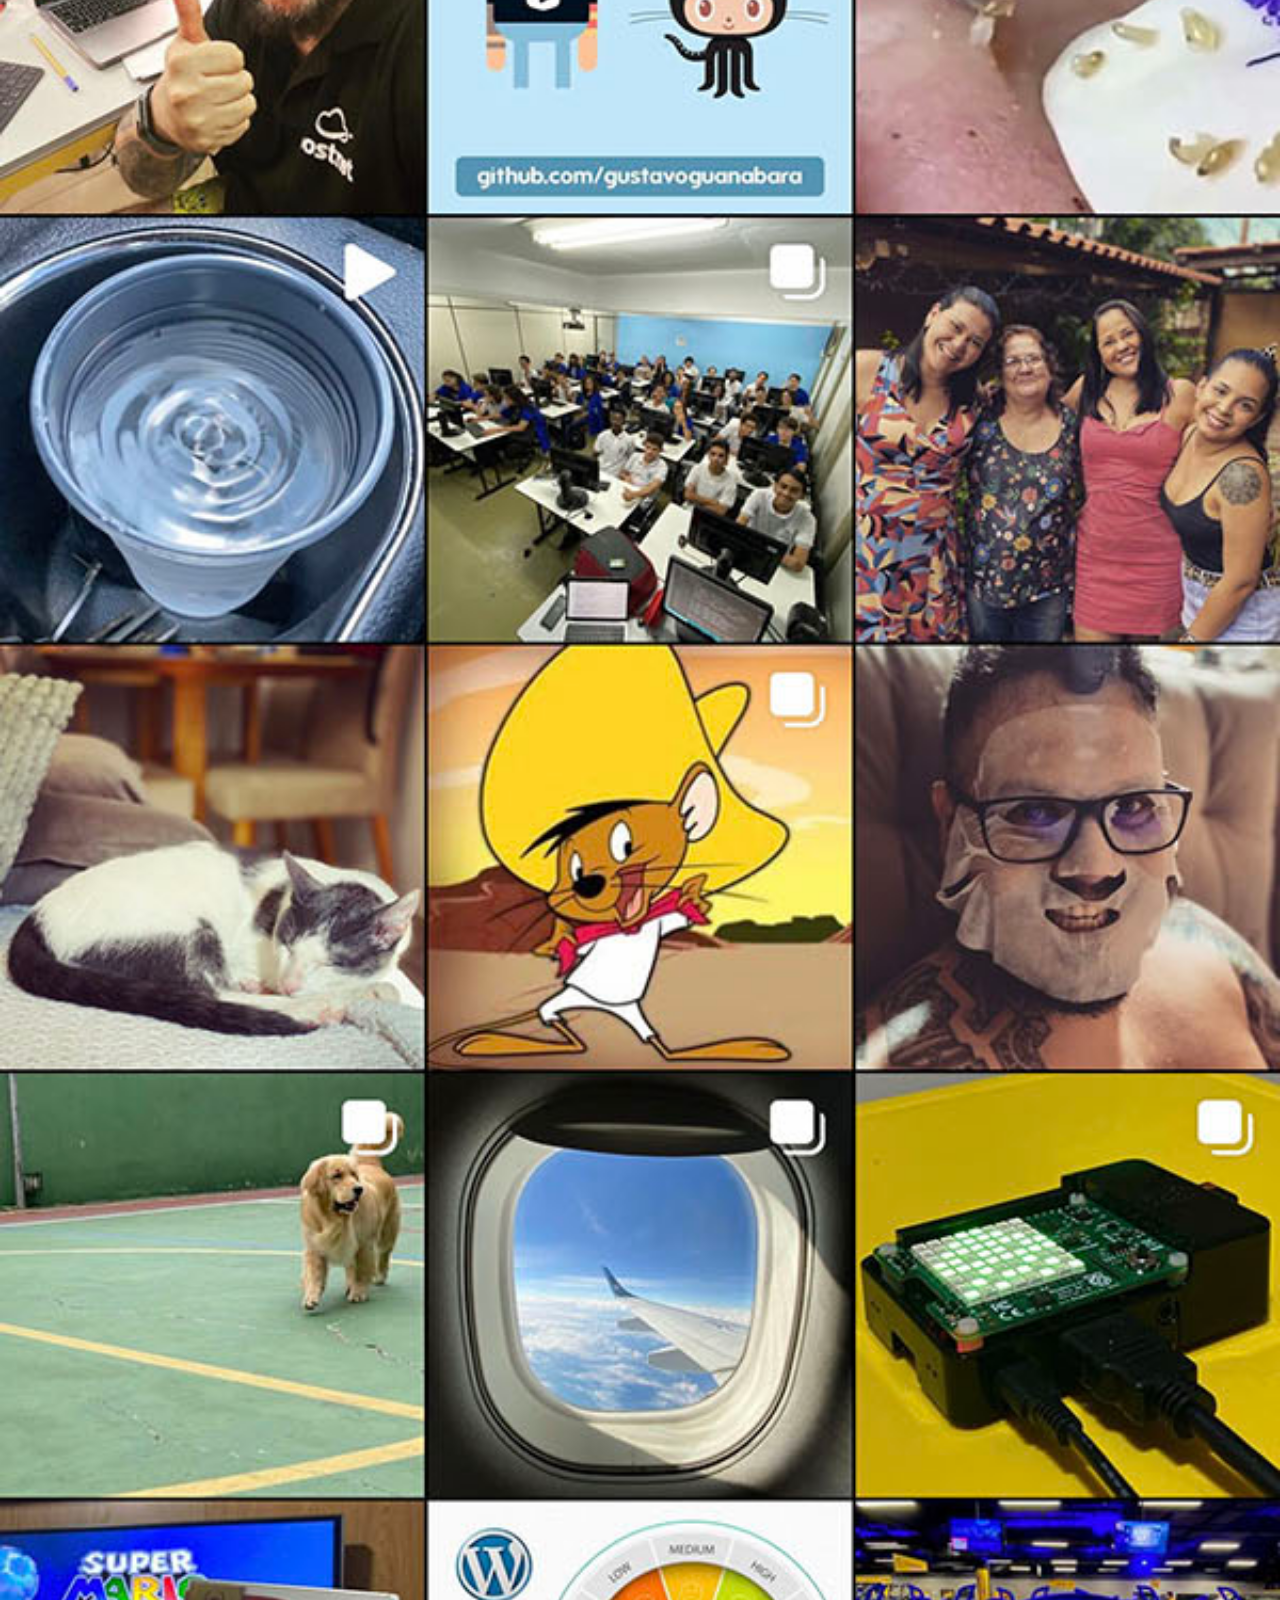
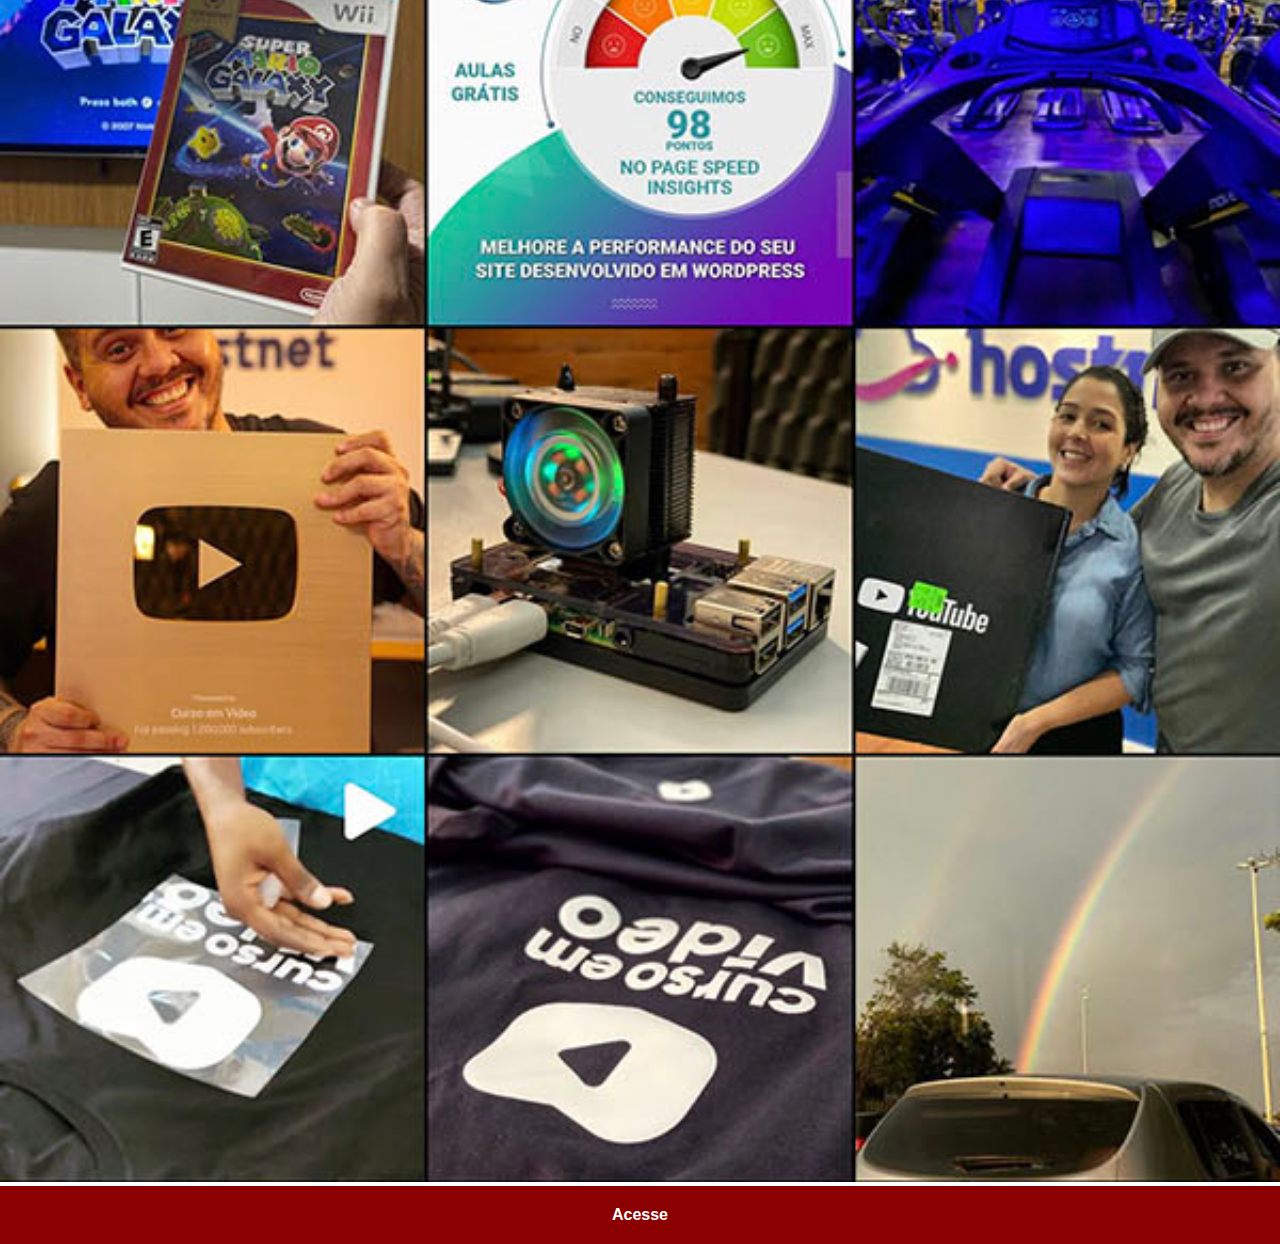
<file: instagram.html>
<!DOCTYPE html>
<html lang="pt-br">
<head>
    <meta charset="UTF-8">
    <meta http-equiv="X-UA-Compatible" content="IE=edge">
    <meta name="viewport" content="width=device-width, initial-scale=1.0">
    <link rel="stylesheet" href="estilos/social.css">
    <title>Instagram</title>
</head>
<body>
    <img src="imagens/tela-instagram.jpg" alt="Instagram">
    <a href="https://www.instagram.com/gustavoguanabara/" target="_blank">Acesse</a>
</body>
</html>
</file>
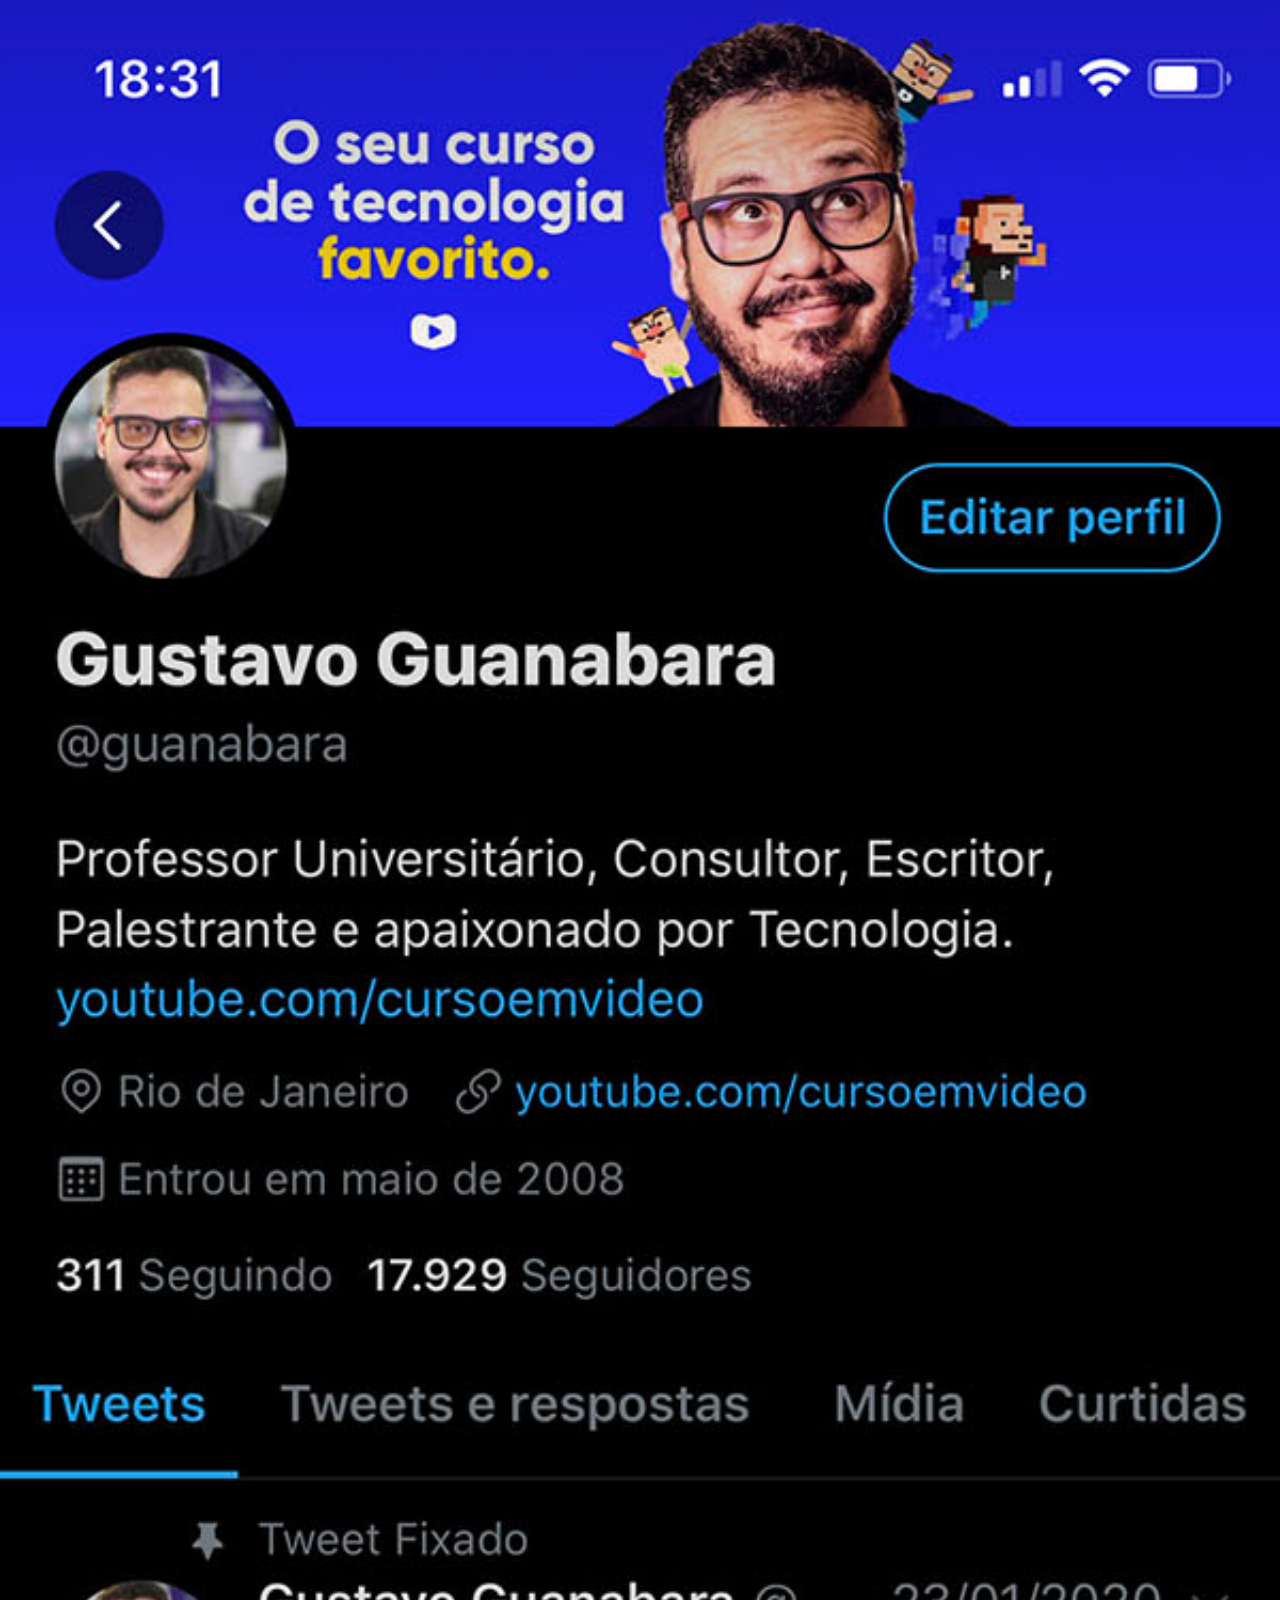
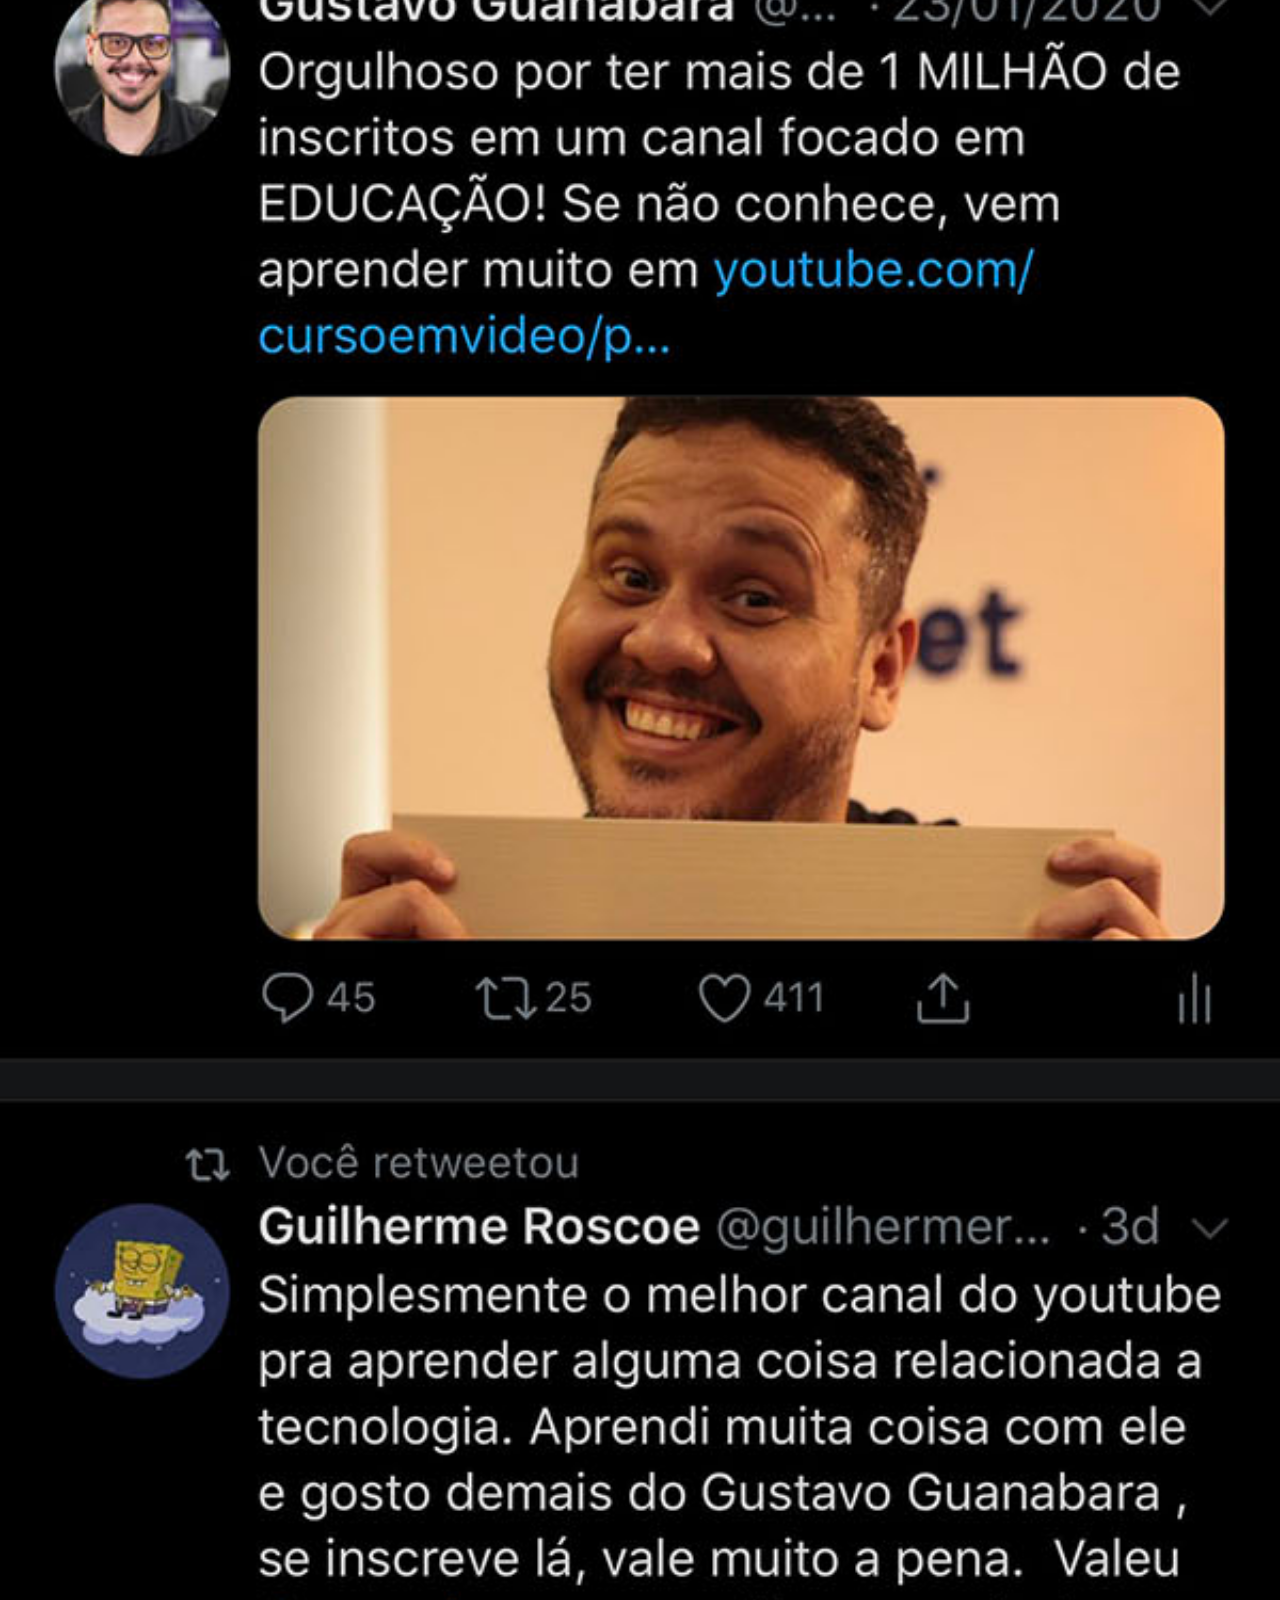
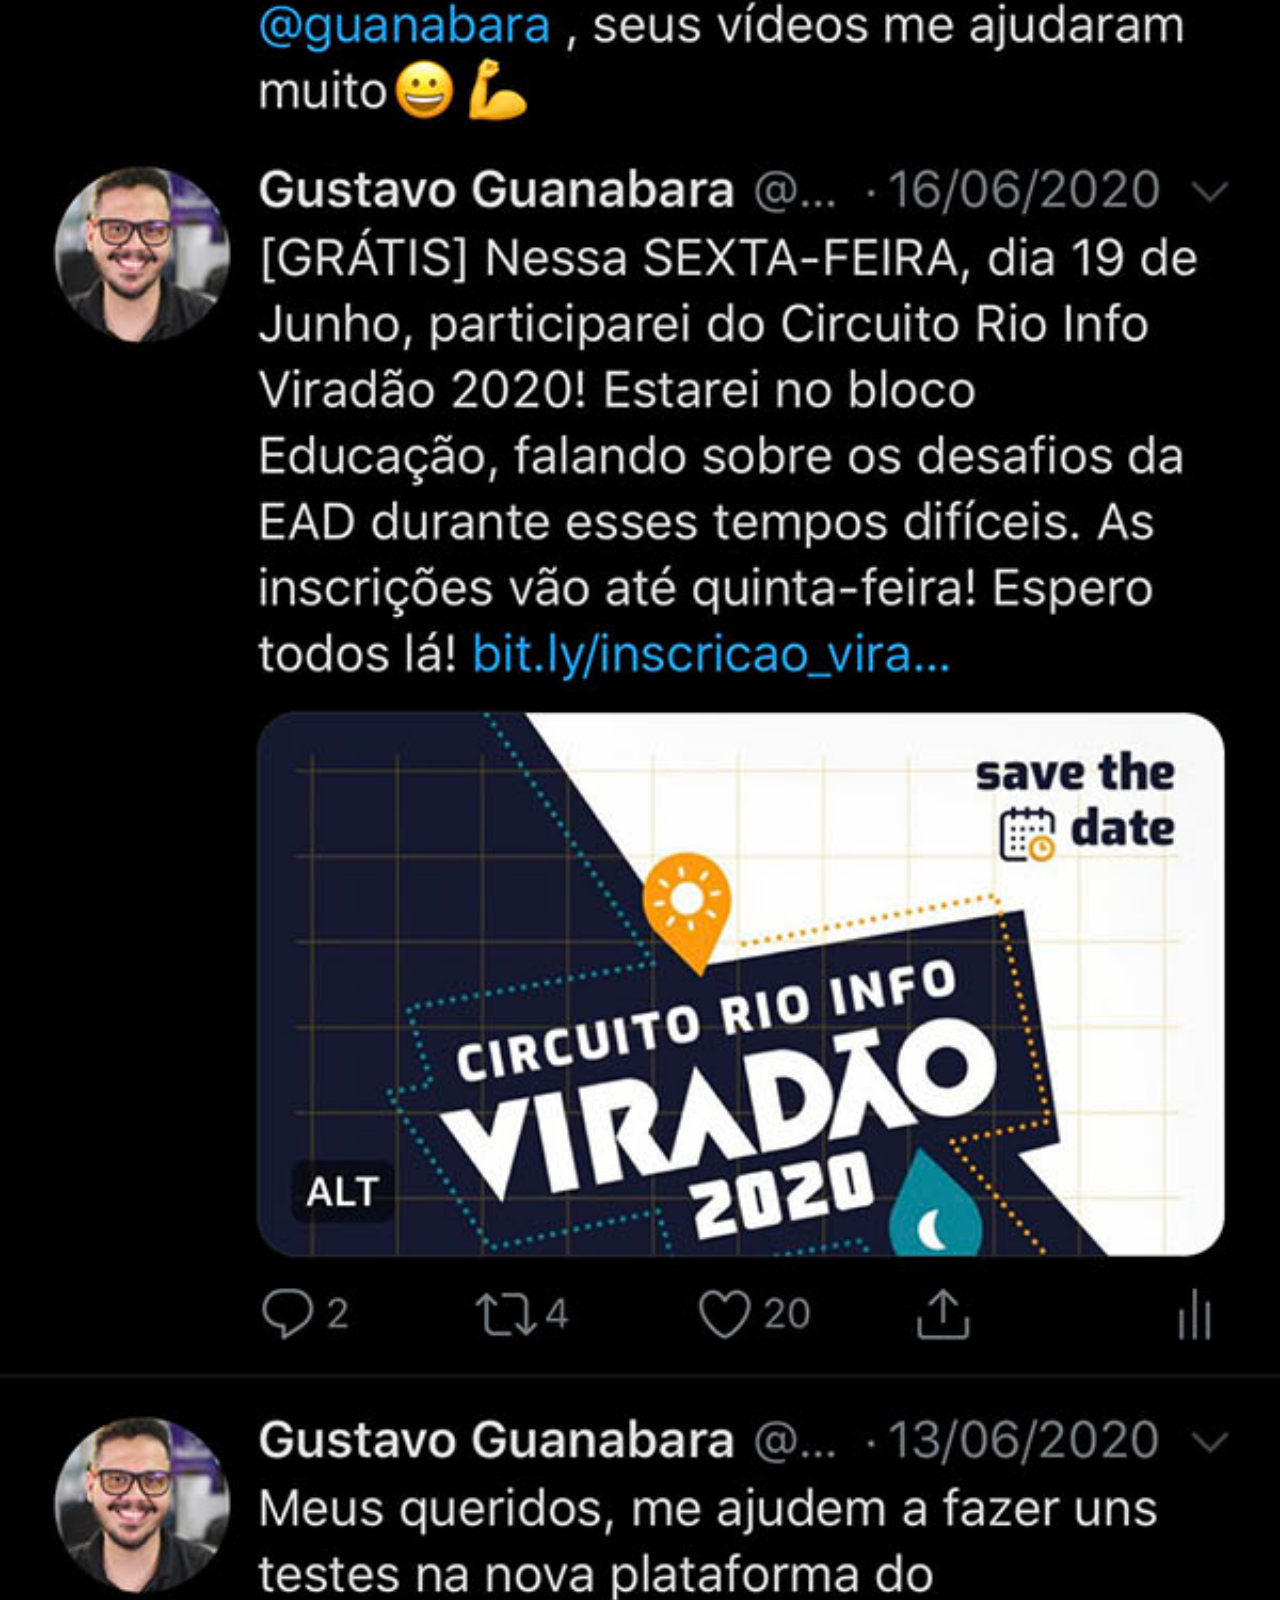
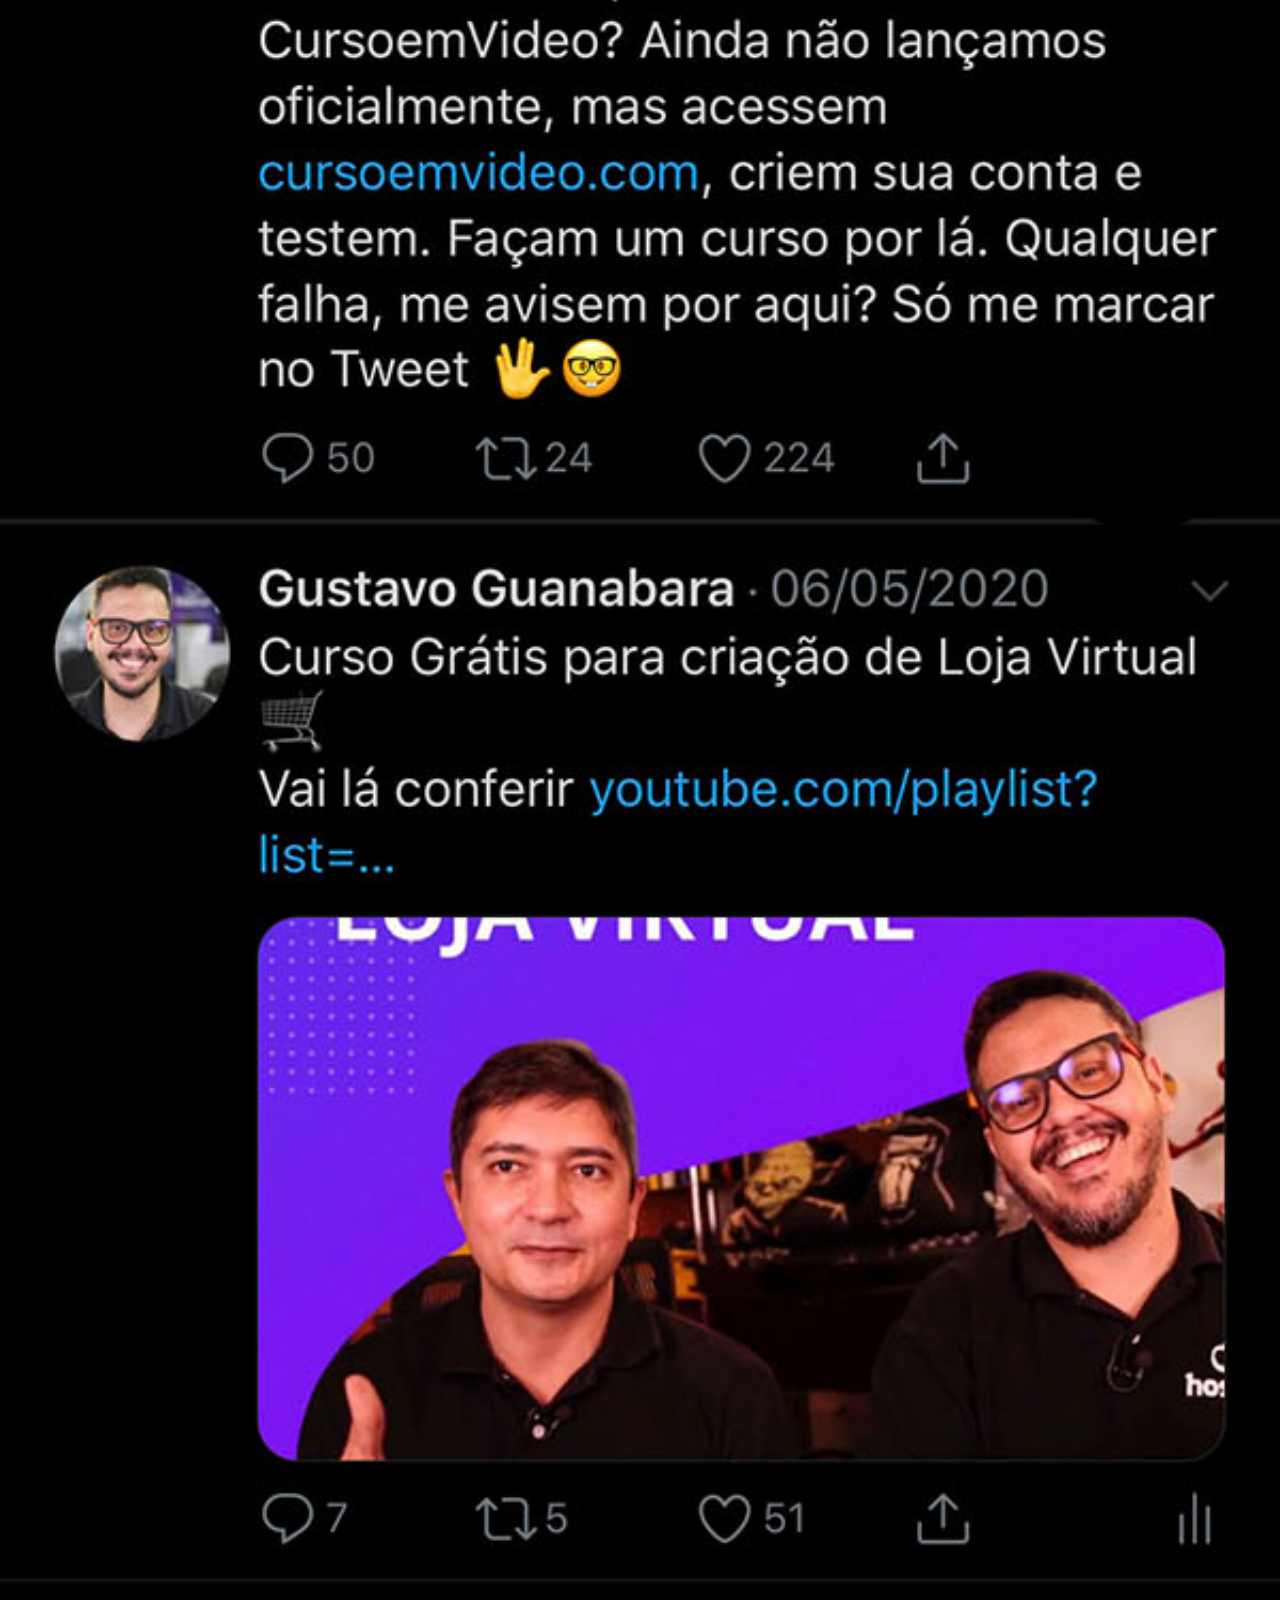
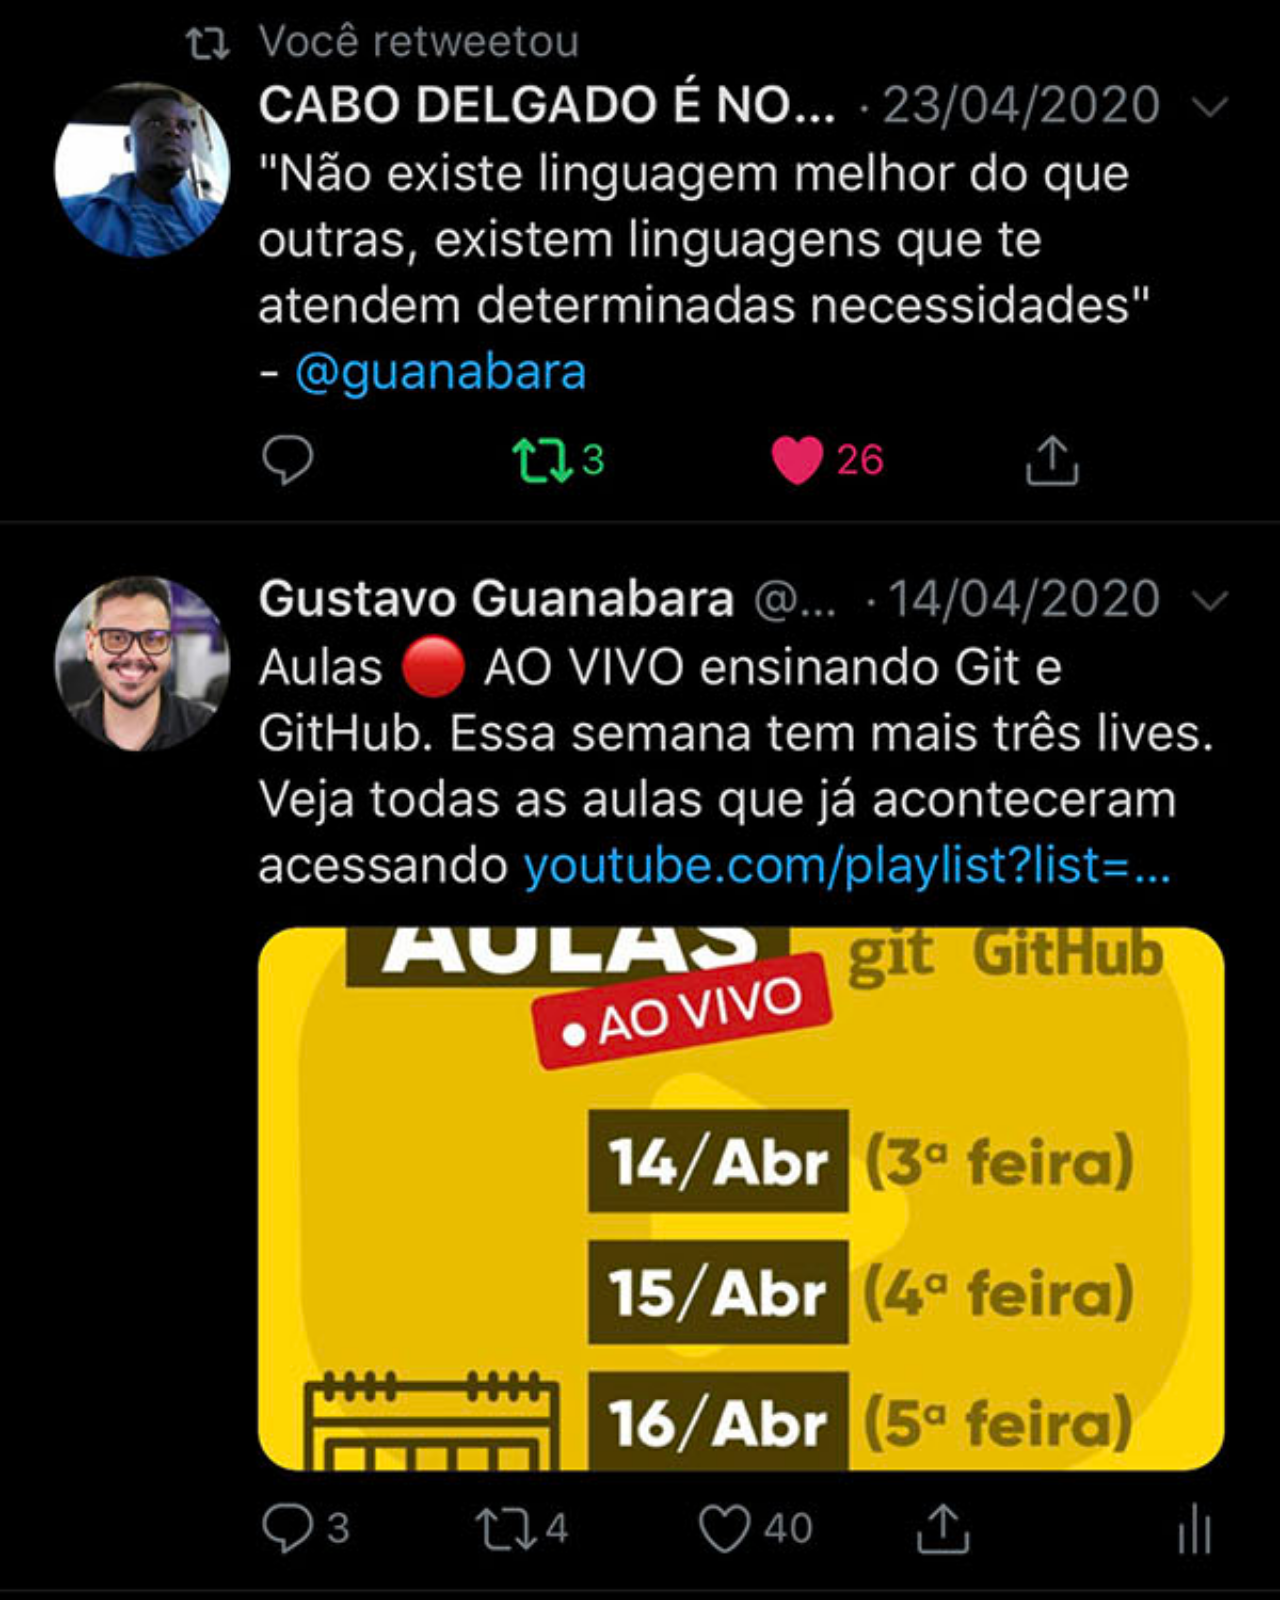
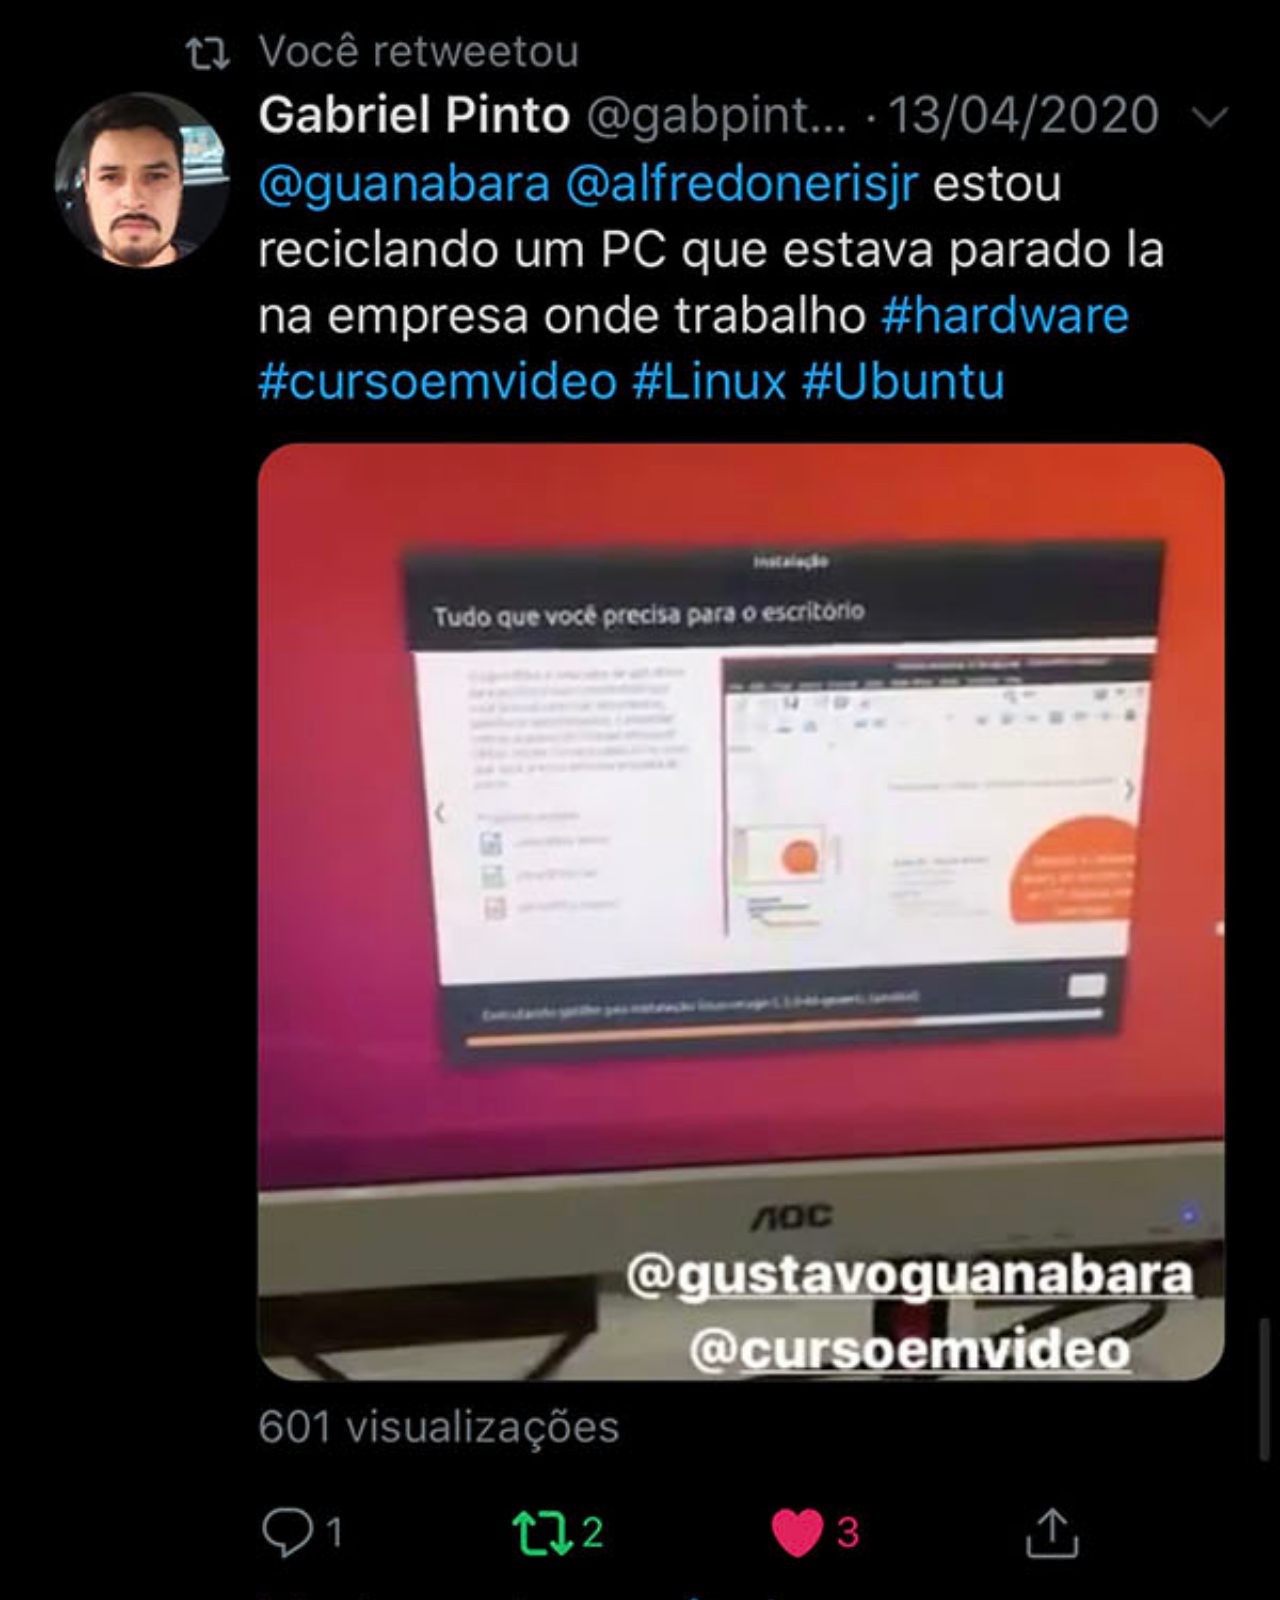
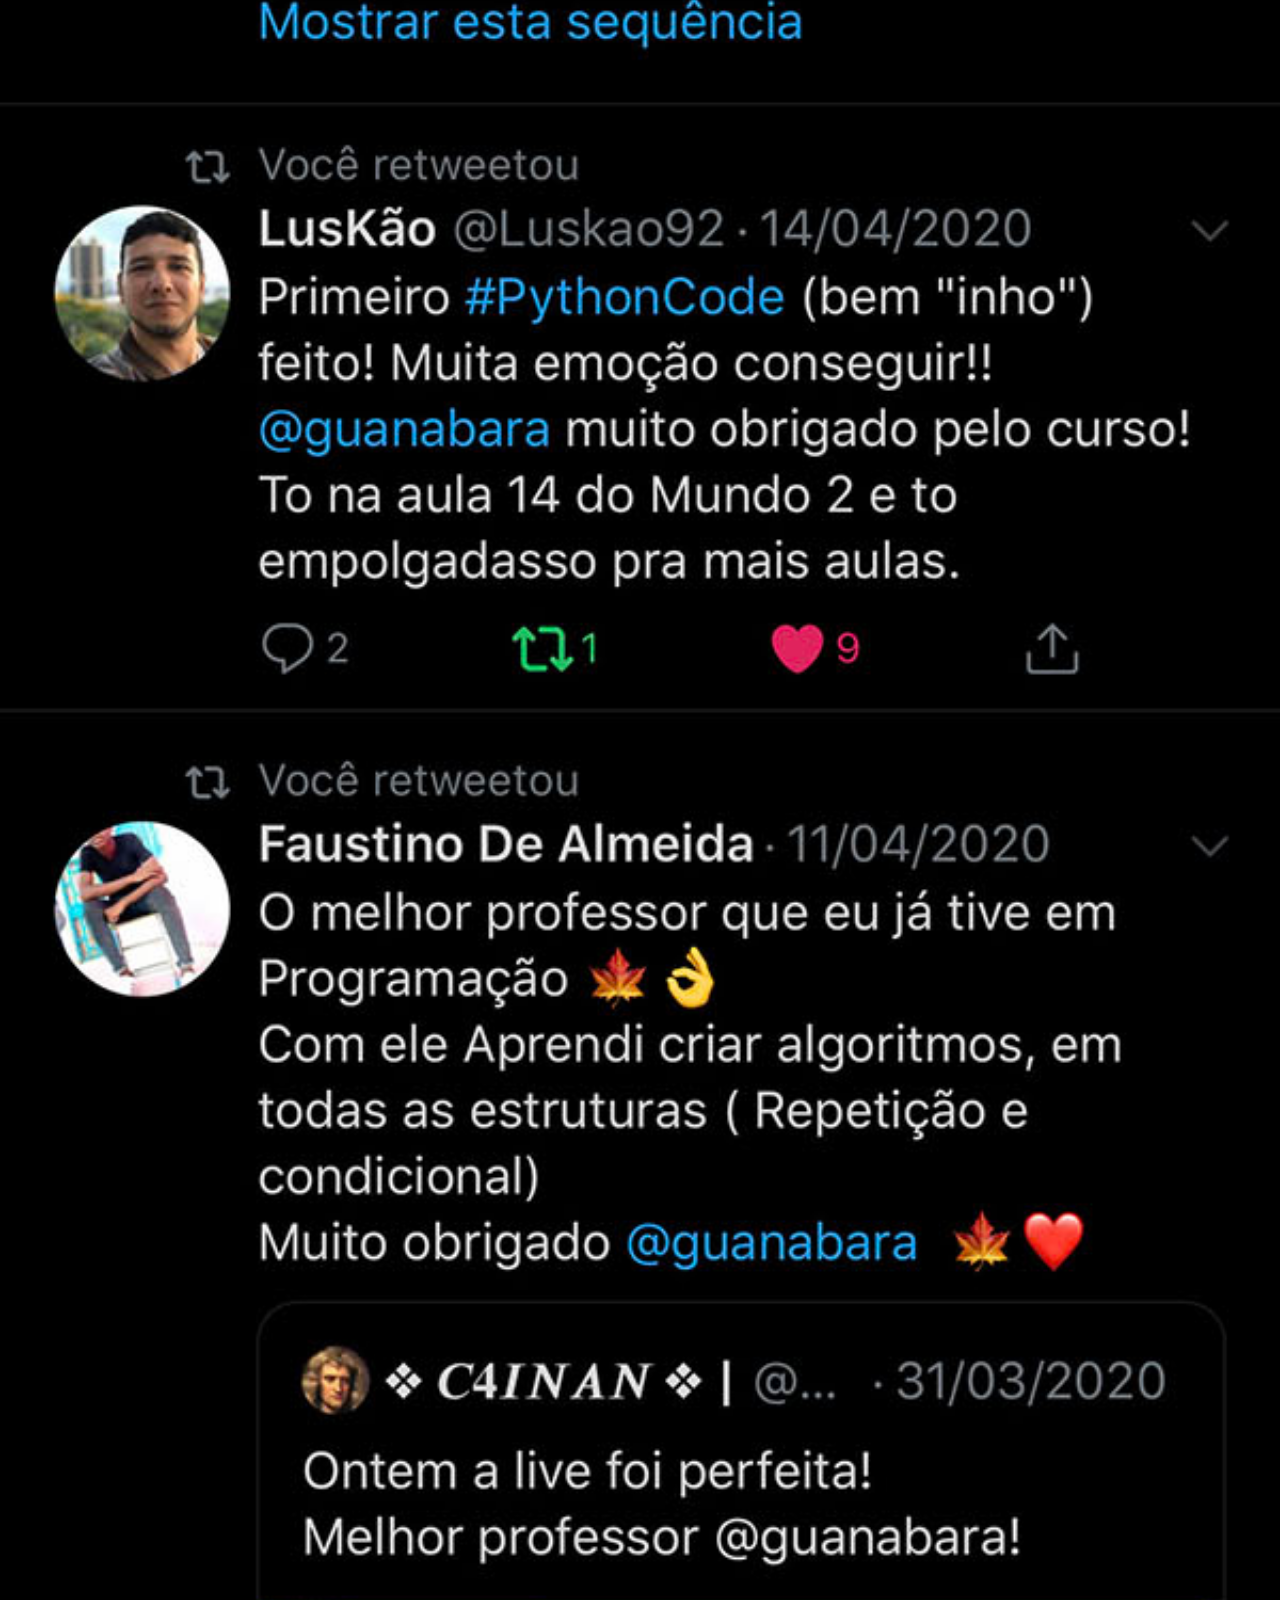
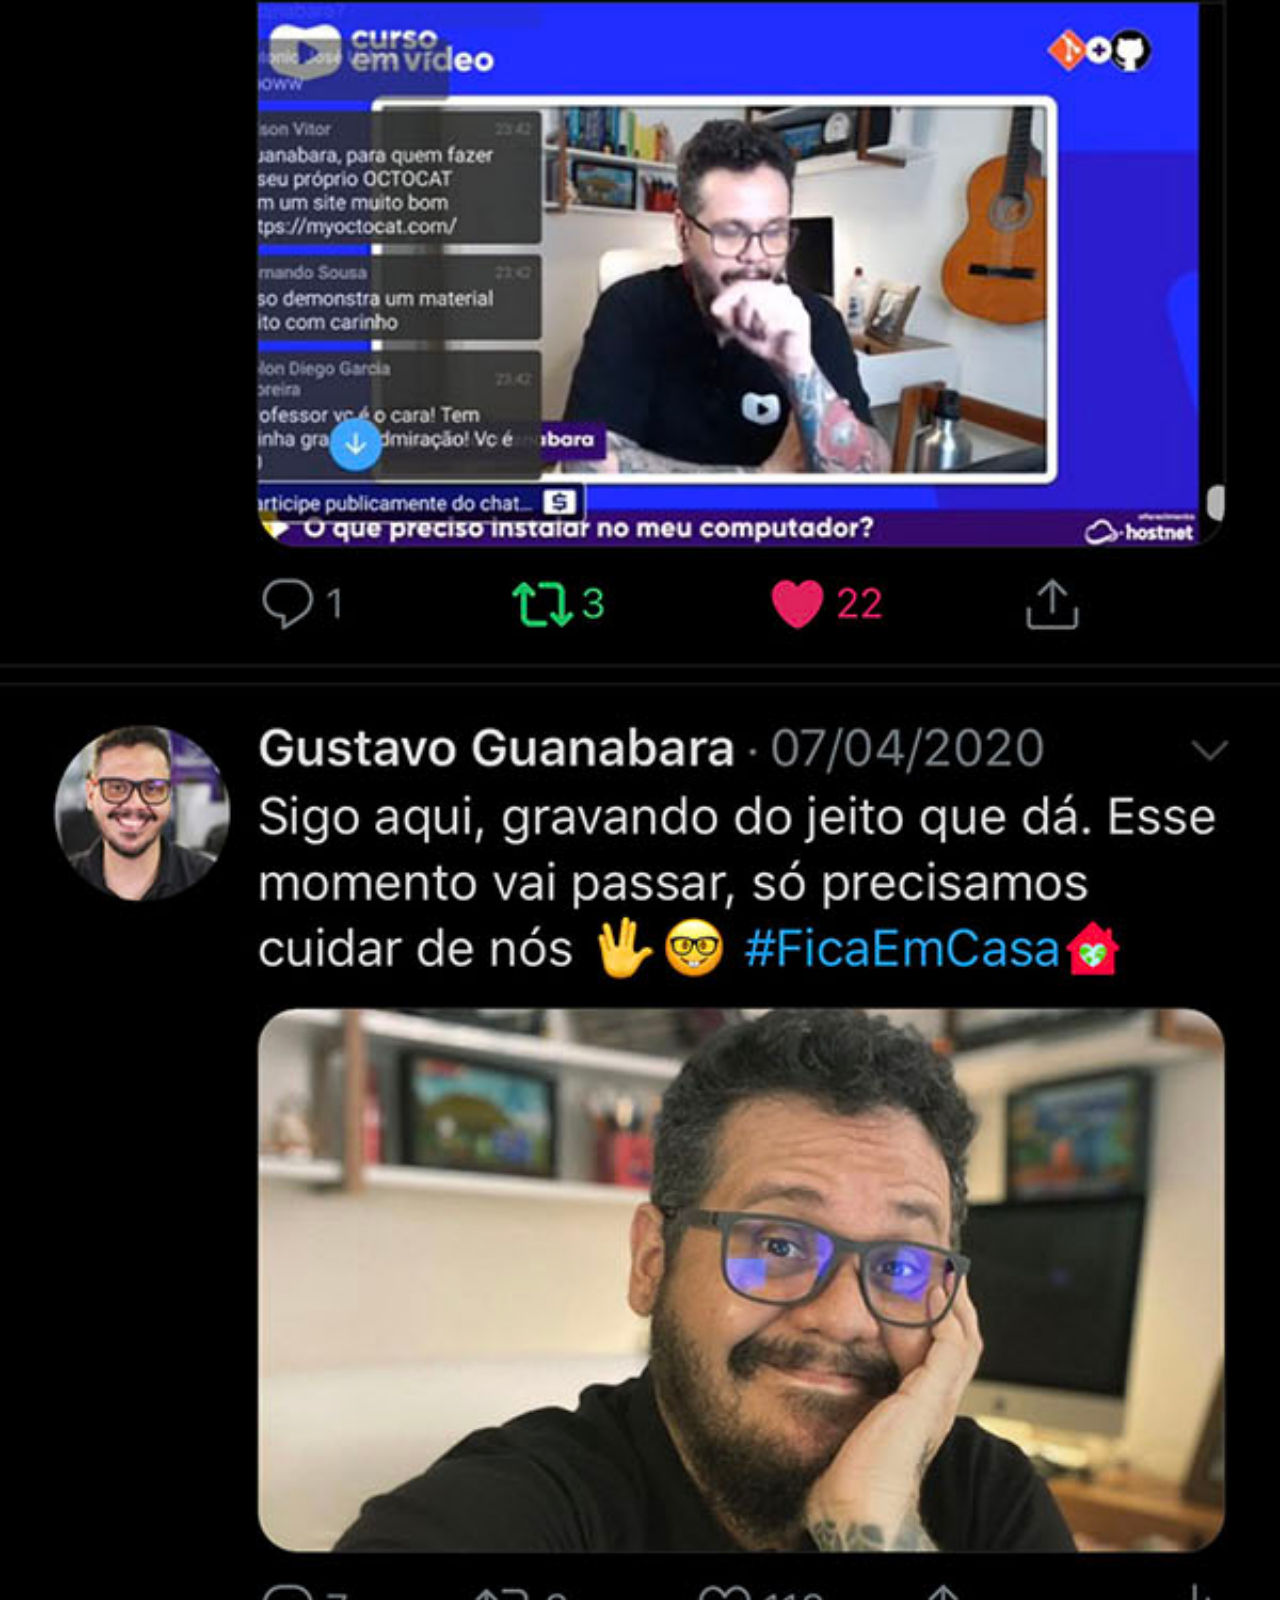
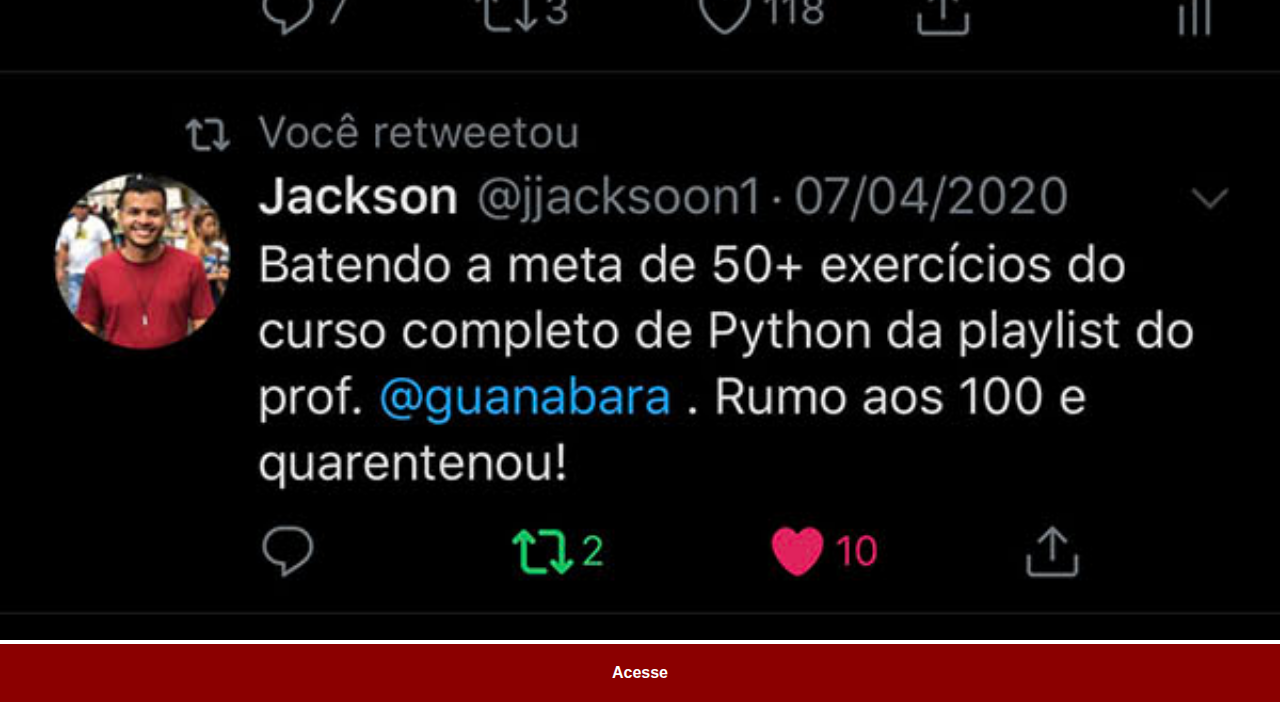
<file: twitter.html>
<!DOCTYPE html>
<html lang="pt-br">
<head>
    <meta charset="UTF-8">
    <meta http-equiv="X-UA-Compatible" content="IE=edge">
    <meta name="viewport" content="width=device-width, initial-scale=1.0">
    <link rel="stylesheet" href="estilos/social.css">
    <title>Twitter</title>
</head>
<body>
    <img src="imagens/tela-twitter.jpg" alt="Twitter">
    <a href="https://twitter.com/guanabara" target="_blank">Acesse</a>
</body>
</html>
</file>
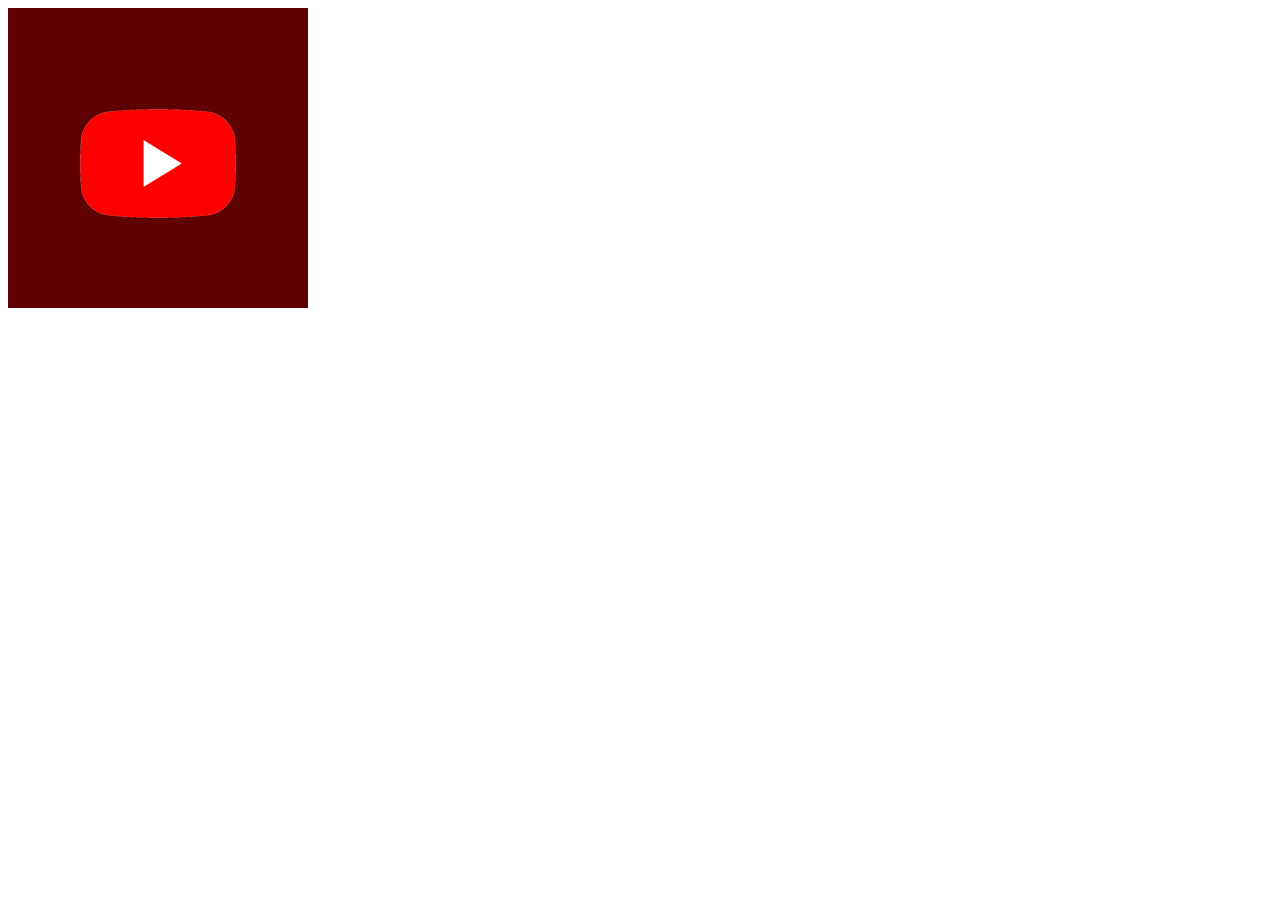
<file: youtube.html>
<!DOCTYPE html>
<html lang="pt-br">
<head>
    <meta charset="UTF-8">
    <meta http-equiv="X-UA-Compatible" content="IE=edge">
    <meta name="viewport" content="width=device-width, initial-scale=1.0">
    <title>Youtube</title>
</head>
<body>
    <img src="imagens/logo-youtube.jpg" alt="">
</body>
</html>
</file>
<file: estilos/style.css>
@charset "UTF-8";

* {
    margin: 0px;
    padding: 0px;
    font-family: Arial, Helvetica, sans-serif;
}

html, body {
    height: 100vh;
    width: 100vw;
    background-color: black;
}

body {
    background: url(../imagens/fundo-madeira.jpg) no-repeat top center;
    background-size: cover;
    background-attachment: fixed;
    
}

main {    
    position: relative;
    height: 100vh;
}

#telefone {    
    position: absolute;
    top: 50%;
    left: 50%;
    transform: translate(-50%, -50%);


    height: 627px;
    width: 311px;
    background: url('../imagens/frame-iphone.png');

}

#tela {
    position: relative;
    top: 80px;
    left: 22px;
    width: 267px;
    height: 471px;
}

#redes-sociais {
    text-align: right;
}

#redes-sociais > a > img {
    width: 50px;
    margin: 10px;
    border-radius: 50px;
    box-shadow: 2px 2px 5px rgba(0, 0, 0, 0.336);
    box-sizing: border-box;
}

#redes-sociais > a > img:hover {
    border: 2px solid rgba(255, 255, 255, 0.61);
    transform: translate(-2px, -2px);
    box-shadow: 5px 5px 10px rgba(0, 0, 0, 0.822);
    transition: transform 0.2s;
}
</file>
<file: estilos/social.css>
@charset "UTF-8";

* {
    margin: 0px;
    padding: 0px;
    font-family: Arial, Helvetica, sans-serif;
}
::-webkit-scrollbar{
    width: 0px;
    height: 0px;
}
img {
    width: 100vw;
}
a {
    display: block;
    background-color: darkred;
    color: white;
    text-align: center;
    padding: 20px;
    text-decoration: none;
    font-weight: bolder;            
}
a:hover {
    background-color: red;
}
</file>
